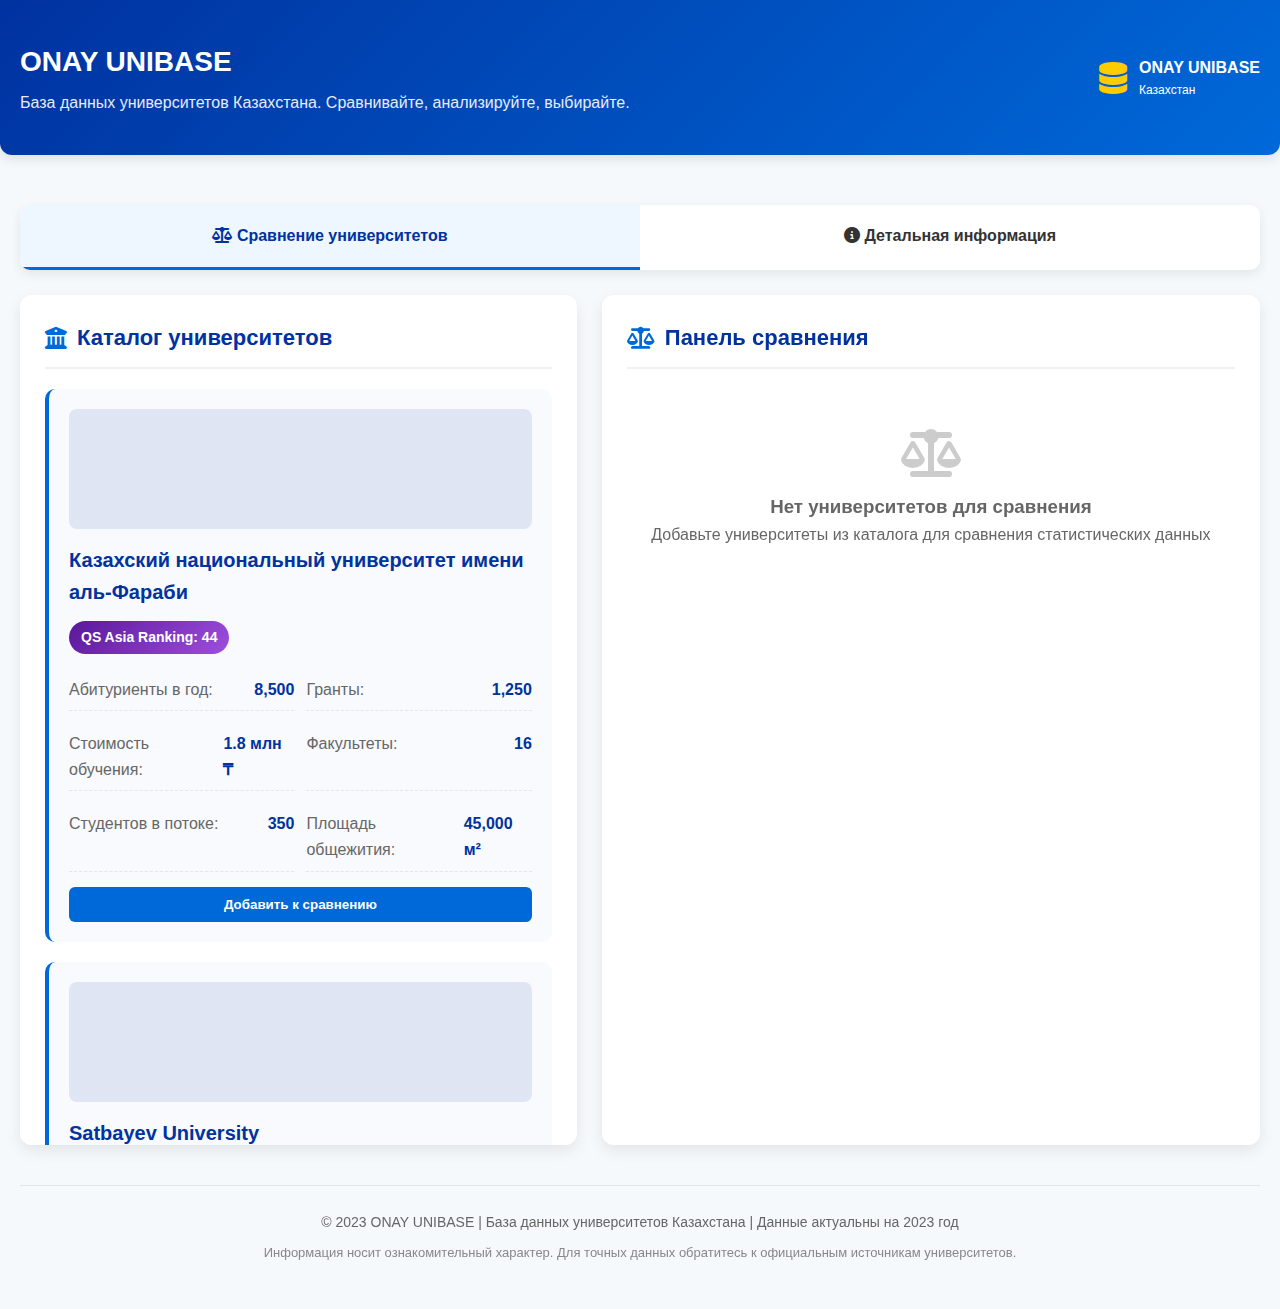
<file: site1.html>
<!DOCTYPE html>
<html lang="ru">
<head>
    <meta charset="UTF-8">
    <meta name="viewport" content="width=device-width, initial-scale=1.0">
    <title>ONAY UNIBASE - Сравнение университетов Казахстана</title>
    <link rel="stylesheet" href="https://cdnjs.cloudflare.com/ajax/libs/font-awesome/6.4.0/css/all.min.css">
    <style>
        * {
            margin: 0;
            padding: 0;
            box-sizing: border-box;
            font-family: 'Segoe UI', Tahoma, Geneva, Verdana, sans-serif;
        }
        
        body {
            background-color: #f5f9fc;
            color: #333;
            line-height: 1.6;
        }
        
        .container {
            max-width: 1400px;
            margin: 0 auto;
            padding: 20px;
        }
        
        header {
            background: linear-gradient(135deg, #0032a0 0%, #0069d9 100%);
            color: white;
            padding: 20px 0;
            box-shadow: 0 4px 12px rgba(0, 0, 0, 0.1);
            border-radius: 0 0 12px 12px;
            margin-bottom: 30px;
        }
        
        .header-content {
            display: flex;
            justify-content: space-between;
            align-items: center;
        }
        
        h1 {
            font-size: 28px;
            font-weight: 700;
        }
        
        .logo {
            display: flex;
            align-items: center;
            gap: 12px;
        }
        
        .logo i {
            font-size: 32px;
            color: #ffcc00;
        }
        
        .tagline {
            font-size: 16px;
            opacity: 0.9;
            margin-top: 5px;
        }
        
        /* Навигация */
        .nav-tabs {
            display: flex;
            background: white;
            border-radius: 10px;
            overflow: hidden;
            box-shadow: 0 4px 12px rgba(0, 0, 0, 0.08);
            margin-bottom: 25px;
        }
        
        .nav-tab {
            flex: 1;
            text-align: center;
            padding: 18px;
            font-weight: 600;
            cursor: pointer;
            transition: all 0.3s;
            border-bottom: 3px solid transparent;
        }
        
        .nav-tab.active {
            background-color: #eef7ff;
            color: #0032a0;
            border-bottom: 3px solid #0069d9;
        }
        
        .nav-tab:hover:not(.active) {
            background-color: #f8fafd;
        }
        
        .page {
            display: none;
        }
        
        .page.active {
            display: block;
        }
        
        /* Контент страницы 1 */
        .content-wrapper {
            display: flex;
            gap: 25px;
            margin-bottom: 40px;
        }
        
        .catalog-section {
            flex: 1;
            background: white;
            border-radius: 12px;
            box-shadow: 0 6px 15px rgba(0, 0, 0, 0.08);
            padding: 25px;
            max-height: 850px;
            overflow-y: auto;
        }
        
        .comparison-section {
            flex: 1.2;
            background: white;
            border-radius: 12px;
            box-shadow: 0 6px 15px rgba(0, 0, 0, 0.08);
            padding: 25px;
        }
        
        .section-title {
            font-size: 22px;
            color: #0032a0;
            margin-bottom: 20px;
            padding-bottom: 12px;
            border-bottom: 2px solid #eef2f7;
            display: flex;
            align-items: center;
            gap: 10px;
        }
        
        .section-title i {
            color: #0069d9;
        }
        
        .university-card {
            background: #f8fafd;
            border-radius: 10px;
            padding: 20px;
            margin-bottom: 20px;
            border-left: 4px solid #0069d9;
            transition: all 0.3s ease;
            cursor: pointer;
        }
        
        .university-card:hover {
            transform: translateY(-5px);
            box-shadow: 0 8px 20px rgba(0, 0, 0, 0.1);
        }
        
        .university-card.selected {
            border-left-color: #ffcc00;
            background-color: #fff9e6;
        }
        
        .university-name {
            font-size: 20px;
            font-weight: 700;
            color: #0032a0;
            margin-bottom: 8px;
        }
        
        .university-stats {
            display: grid;
            grid-template-columns: repeat(2, 1fr);
            gap: 12px;
            margin-top: 15px;
        }
        
        .stat-item {
            display: flex;
            justify-content: space-between;
            padding: 8px 0;
            border-bottom: 1px dashed #e0e6ef;
        }
        
        .stat-label {
            color: #666;
            font-weight: 500;
        }
        
        .stat-value {
            font-weight: 600;
            color: #0032a0;
        }
        
        .add-to-compare {
            background: #0069d9;
            color: white;
            border: none;
            padding: 10px 18px;
            border-radius: 6px;
            cursor: pointer;
            font-weight: 600;
            margin-top: 15px;
            transition: background 0.3s;
            width: 100%;
        }
        
        .add-to-compare:hover {
            background: #0050b3;
        }
        
        .add-to-compare.added {
            background: #28a745;
        }
        
        .comparison-table {
            width: 100%;
            border-collapse: collapse;
            margin-top: 20px;
        }
        
        .comparison-table th {
            background-color: #f1f7fd;
            padding: 15px;
            text-align: left;
            color: #0032a0;
            font-weight: 700;
            border-bottom: 2px solid #e0e6ef;
        }
        
        .comparison-table td {
            padding: 15px;
            border-bottom: 1px solid #eef2f7;
        }
        
        .comparison-table tr:nth-child(even) {
            background-color: #f9fbfe;
        }
        
        .comparison-university {
            text-align: center;
            font-weight: 700;
            color: #0032a0;
            font-size: 18px;
        }
        
        .remove-btn {
            background: #dc3545;
            color: white;
            border: none;
            padding: 8px 15px;
            border-radius: 6px;
            cursor: pointer;
            font-weight: 600;
            transition: background 0.3s;
            width: 100%;
        }
        
        .remove-btn:hover {
            background: #c82333;
        }
        
        .empty-comparison {
            text-align: center;
            padding: 40px 20px;
            color: #666;
        }
        
        .empty-comparison i {
            font-size: 48px;
            margin-bottom: 15px;
            color: #ccc;
        }
        
        .qs-ranking {
            background: linear-gradient(135deg, #5a189a, #9d4edd);
            color: white;
            padding: 5px 12px;
            border-radius: 20px;
            font-weight: 700;
            font-size: 14px;
            display: inline-block;
            margin-top: 5px;
        }
        
        .university-image {
            height: 120px;
            background-size: cover;
            background-position: center;
            border-radius: 8px;
            margin-bottom: 15px;
        }
        
        .knu-image {
            background-image: linear-gradient(rgba(0, 50, 160, 0.1), rgba(0, 50, 160, 0.1)), url('https://images.unsplash.com/photo-1523050854058-8df90110c9f1?ixlib=rb-4.0.3&ixid=M3wxMjA3fDB8MHxwaG90by1wYWdlfHx8fGVufDB8fHx8fA%3D%3D&auto=format&fit=crop&w=600&q=80');
        }
        
        .satbayev-image {
            background-image: linear-gradient(rgba(0, 50, 160, 0.1), rgba(0, 50, 160, 0.1)), url('https://images.unsplash.com/photo-1541339907198-e08756dedf3f?ixlib=rb-4.0.3&ixid=M3wxMjA3fDB8MHxwaG90by1wYWdlfHx8fGVufDB8fHx8fA%3D%3D&auto=format&fit=crop&w=600&q=80');
        }
        
        /* Стили для сравнения - подсветка */
        .better {
            background-color: rgba(40, 167, 69, 0.15) !important;
            color: #155724;
            font-weight: 700;
            position: relative;
        }
        
        .better::after {
            content: "✓";
            color: #28a745;
            font-weight: bold;
            margin-left: 8px;
        }
        
        .worse {
            background-color: rgba(220, 53, 69, 0.1) !important;
            color: #721c24;
            position: relative;
        }
        
        .worse::after {
            content: "✗";
            color: #dc3545;
            font-weight: bold;
            margin-left: 8px;
        }
        
        /* Стили для страницы 2 */
        .university-detail-card {
            background: white;
            border-radius: 12px;
            box-shadow: 0 6px 15px rgba(0, 0, 0, 0.08);
            padding: 25px;
            margin-bottom: 25px;
        }
        
        .detail-section {
            margin-bottom: 30px;
        }
        
        .detail-section h3 {
            font-size: 20px;
            color: #0032a0;
            margin-bottom: 15px;
            padding-bottom: 8px;
            border-bottom: 1px solid #eef2f7;
        }
        
        .review {
            background: #f8f9fa;
            padding: 15px;
            border-radius: 8px;
            margin-bottom: 15px;
            border-left: 3px solid #0069d9;
        }
        
        .review-author {
            font-weight: 600;
            color: #333;
            margin-bottom: 5px;
        }
        
        .review-rating {
            color: #ffcc00;
            margin-bottom: 8px;
        }
        
        .specialties-list {
            display: grid;
            grid-template-columns: repeat(auto-fill, minmax(250px, 1fr));
            gap: 15px;
        }
        
        .specialty-item {
            background: #f1f7fd;
            padding: 15px;
            border-radius: 8px;
            border-left: 3px solid #0032a0;
        }
        
        .author-rating {
            display: flex;
            align-items: center;
            gap: 20px;
            margin-bottom: 15px;
        }
        
        .rating-score {
            font-size: 36px;
            font-weight: 700;
            color: #0032a0;
        }
        
        .rating-stars {
            color: #ffcc00;
            font-size: 24px;
        }
        
        .price-quality {
            display: flex;
            align-items: center;
            gap: 15px;
        }
        
        .price-quality-bar {
            flex: 1;
            height: 20px;
            background: #e9ecef;
            border-radius: 10px;
            overflow: hidden;
        }
        
        .price-quality-fill {
            height: 100%;
            background: linear-gradient(90deg, #28a745, #ffcc00);
            border-radius: 10px;
        }
        
        .teachers-list {
            display: grid;
            grid-template-columns: repeat(auto-fill, minmax(300px, 1fr));
            gap: 20px;
        }
        
        .teacher-card {
            background: #f8fafd;
            padding: 20px;
            border-radius: 10px;
            border-top: 4px solid #0069d9;
        }
        
        .teacher-name {
            font-weight: 700;
            color: #0032a0;
            margin-bottom: 5px;
        }
        
        .teacher-position {
            color: #666;
            font-size: 14px;
            margin-bottom: 10px;
        }
        
        .companies-list {
            display: flex;
            flex-wrap: wrap;
            gap: 15px;
        }
        
        .company-badge {
            background: #eef7ff;
            padding: 10px 20px;
            border-radius: 20px;
            font-weight: 600;
            color: #0069d9;
            border: 1px solid #cce5ff;
        }
        
        .career-prospects {
            display: grid;
            grid-template-columns: repeat(auto-fill, minmax(300px, 1fr));
            gap: 20px;
        }
        
        .career-card {
            background: #f8fafd;
            padding: 20px;
            border-radius: 10px;
        }
        
        .career-salary {
            font-size: 24px;
            font-weight: 700;
            color: #28a745;
            margin-bottom: 10px;
        }
        
        .university-selector {
            display: flex;
            gap: 15px;
            margin-bottom: 25px;
            flex-wrap: wrap;
        }
        
        .university-select-btn {
            padding: 12px 25px;
            background: #eef7ff;
            border: none;
            border-radius: 8px;
            font-weight: 600;
            color: #0032a0;
            cursor: pointer;
            transition: all 0.3s;
        }
        
        .university-select-btn.active {
            background: #0069d9;
            color: white;
        }
        
        .university-select-btn:hover:not(.active) {
            background: #dbeafe;
        }
        
        footer {
            text-align: center;
            padding: 25px;
            color: #666;
            border-top: 1px solid #e0e6ef;
            margin-top: 40px;
            font-size: 14px;
        }
        
        @media (max-width: 1024px) {
            .content-wrapper {
                flex-direction: column;
            }
            
            .catalog-section, .comparison-section {
                width: 100%;
            }
        }
        
        @media (max-width: 768px) {
            .university-stats {
                grid-template-columns: 1fr;
            }
            
            .header-content {
                flex-direction: column;
                text-align: center;
                gap: 15px;
            }
            
            .nav-tabs {
                flex-direction: column;
            }
            
            .specialties-list, .teachers-list, .career-prospects {
                grid-template-columns: 1fr;
            }
        }
    </style>
</head>
<body>
    <header>
        <div class="container">
            <div class="header-content">
                <div>
                    <h1>ONAY UNIBASE</h1>
                    <p class="tagline">База данных университетов Казахстана. Сравнивайте, анализируйте, выбирайте.</p>
                </div>
                <div class="logo">
                    <i class="fas fa-database"></i>
                    <div>
                        <strong>ONAY UNIBASE</strong>
                        <div style="font-size: 12px;">Казахстан</div>
                    </div>
                </div>
            </div>
        </div>
    </header>
    
    <div class="container">
        <!-- Панель навигации -->
        <div class="nav-tabs">
            <div class="nav-tab active" data-page="page1">
                <i class="fas fa-balance-scale"></i> Сравнение университетов
            </div>
            <div class="nav-tab" data-page="page2">
                <i class="fas fa-info-circle"></i> Детальная информация
            </div>
        </div>
        
        <!-- Страница 1: Сравнение университетов -->
        <div id="page1" class="page active">
            <div class="content-wrapper">
                <section class="catalog-section">
                    <h2 class="section-title"><i class="fas fa-university"></i> Каталог университетов</h2>
                    
                    <div class="university-card" id="knu-card">
                        <div class="university-image knu-image"></div>
                        <h3 class="university-name">Казахский национальный университет имени аль-Фараби</h3>
                        <div class="qs-ranking">QS Asia Ranking: 44</div>
                        
                        <div class="university-stats">
                            <div class="stat-item">
                                <span class="stat-label">Абитуриенты в год:</span>
                                <span class="stat-value">8,500</span>
                            </div>
                            <div class="stat-item">
                                <span class="stat-label">Гранты:</span>
                                <span class="stat-value">1,250</span>
                            </div>
                            <div class="stat-item">
                                <span class="stat-label">Стоимость обучения:</span>
                                <span class="stat-value">1.8 млн ₸</span>
                            </div>
                            <div class="stat-item">
                                <span class="stat-label">Факультеты:</span>
                                <span class="stat-value">16</span>
                            </div>
                            <div class="stat-item">
                                <span class="stat-label">Студентов в потоке:</span>
                                <span class="stat-value">350</span>
                            </div>
                            <div class="stat-item">
                                <span class="stat-label">Площадь общежития:</span>
                                <span class="stat-value">45,000 м²</span>
                            </div>
                        </div>
                        
                        <button class="add-to-compare" onclick="addToComparison('knu')">Добавить к сравнению</button>
                    </div>
                    
                    <div class="university-card" id="satbayev-card">
                        <div class="university-image satbayev-image"></div>
                        <h3 class="university-name">Satbayev University</h3>
                        <div class="qs-ranking">QS Asia Ranking: 251-260</div>
                        
                        <div class="university-stats">
                            <div class="stat-item">
                                <span class="stat-label">Абитуриенты в год:</span>
                                <span class="stat-value">4,200</span>
                            </div>
                            <div class="stat-item">
                                <span class="stat-label">Гранты:</span>
                                <span class="stat-value">850</span>
                            </div>
                            <div class="stat-item">
                                <span class="stat-label">Стоимость обучения:</span>
                                <span class="stat-value">2.1 млн ₸</span>
                            </div>
                            <div class="stat-item">
                                <span class="stat-label">Факультеты:</span>
                                <span class="stat-value">9</span>
                            </div>
                            <div class="stat-item">
                                <span class="stat-label">Студентов в потоке:</span>
                                <span class="stat-value">220</span>
                            </div>
                            <div class="stat-item">
                                <span class="stat-label">Площадь общежития:</span>
                                <span class="stat-value">28,500 м²</span>
                            </div>
                        </div>
                        
                        <button class="add-to-compare" onclick="addToComparison('satbayev')">Добавить к сравнению</button>
                    </div>
                </section>
                
                <section class="comparison-section">
                    <h2 class="section-title"><i class="fas fa-balance-scale"></i> Панель сравнения</h2>
                    
                    <div id="comparison-content">
                        <table class="comparison-table" id="comparison-table">
                            <thead>
                                <tr>
                                    <th>Параметры</th>
                                    <th id="uni1-header">Университет 1</th>
                                    <th id="uni2-header">Университет 2</th>
                                </tr>
                            </thead>
                            <tbody id="comparison-body">
                                <!-- Данные будут добавлены через JavaScript -->
                            </tbody>
                        </table>
                        
                        <div id="empty-comparison" class="empty-comparison">
                            <i class="fas fa-balance-scale"></i>
                            <h3>Нет университетов для сравнения</h3>
                            <p>Добавьте университеты из каталога для сравнения статистических данных</p>
                        </div>
                    </div>
                </section>
            </div>
        </div>
        
        <!-- Страница 2: Детальная информация -->
        <div id="page2" class="page">
            <div class="university-selector">
                <button class="university-select-btn active" data-university="knu">КазНУ им. аль-Фараби</button>
                <button class="university-select-btn" data-university="satbayev">Satbayev University</button>
            </div>
            
            <!-- Контент для КазНУ -->
            <div id="knu-detail" class="university-detail-content">
                <div class="university-detail-card">
                    <h2 class="section-title"><i class="fas fa-university"></i> Казахский национальный университет имени аль-Фараби</h2>
                    
                    <div class="detail-section">
                        <h3><i class="fas fa-info-circle"></i> Общая информация</h3>
                        <p>КазНУ имени аль-Фараби - ведущий университет Казахстана, основанный в 1934 году. Является флагманом высшего образования в стране, активно участвует в международных рейтингах и научных проектах. Университет располагает современной инфраструктурой, включая научные лаборатории, библиотеки и спортивные комплексы.</p>
                        <p><strong>Год основания:</strong> 1934</p>
                        <p><strong>Местоположение:</strong> Алматы, проспект аль-Фараби, 71</p>
                        <p><strong>Тип:</strong> Национальный исследовательский университет</p>
                    </div>
                    
                    <div class="detail-section">
                        <h3><i class="fas fa-star"></i> Авторская оценка</h3>
                        <div class="author-rating">
                            <div class="rating-score">9.2/10</div>
                            <div class="rating-stars">
                                <i class="fas fa-star"></i>
                                <i class="fas fa-star"></i>
                                <i class="fas fa-star"></i>
                                <i class="fas fa-star"></i>
                                <i class="fas fa-star-half-alt"></i>
                            </div>
                        </div>
                        <p>КазНУ демонстрирует отличное соотношение цена/качество, особенно для программ на государственном языке. Университет имеет сильную научную базу и широкие международные связи.</p>
                        
                        <h4>Сравнение цена/качество</h4>
                        <div class="price-quality">
                            <span>Цена/Качество:</span>
                            <div class="price-quality-bar">
                                <div class="price-quality-fill" style="width: 92%;"></div>
                            </div>
                            <span>9.2/10</span>
                        </div>
                    </div>
                    
                    <div class="detail-section">
                        <h3><i class="fas fa-comments"></i> Отзывы учащихся</h3>
                        <div class="review">
                            <div class="review-author">Айгерім, выпускница 2022</div>
                            <div class="review-rating">
                                <i class="fas fa-star"></i>
                                <i class="fas fa-star"></i>
                                <i class="fas fa-star"></i>
                                <i class="fas fa-star"></i>
                                <i class="fas fa-star"></i>
                            </div>
                            <p>"Отличный университет с сильным преподавательским составом. Получила грант на обучение, что позволило сосредоточиться на учебе. Международные программы и стажировки открыли много возможностей."</p>
                        </div>
                        <div class="review">
                            <div class="review-author">Данияр, студент 3 курса</div>
                            <div class="review-rating">
                                <i class="fas fa-star"></i>
                                <i class="fas fa-star"></i>
                                <i class="fas fa-star"></i>
                                <i class="fas fa-star"></i>
                                <i class="fas fa-star-half-alt"></i>
                            </div>
                            <p>"Хорошая материально-техническая база, современные лаборатории. Однако общежития требуют ремонта. Преподаватели в основном квалифицированные, но подход к обучению иногда слишком консервативный."</p>
                        </div>
                    </div>
                    
                    <div class="detail-section">
                        <h3><i class="fas fa-graduation-cap"></i> Направления подготовки</h3>
                        <div class="specialties-list">
                            <div class="specialty-item">
                                <strong>Международные отношения</strong>
                                <p>Факультет международных отношений</p>
                            </div>
                            <div class="specialty-item">
                                <strong>Компьютерные науки</strong>
                                <p>Факультет информационных технологий</p>
                            </div>
                            <div class="specialty-item">
                                <strong>Юриспруденция</strong>
                                <p>Юридический факультет</p>
                            </div>
                            <div class="specialty-item">
                                <strong>Экономика</strong>
                                <p>Экономический факультет</p>
                            </div>
                            <div class="specialty-item">
                                <strong>Журналистика</strong>
                                <p>Факультет журналистики</p>
                            </div>
                            <div class="specialty-item">
                                <strong>Биотехнологии</strong>
                                <p>Факультет биологии и биотехнологии</p>
                            </div>
                        </div>
                    </div>
                    
                    <div class="detail-section">
                        <h3><i class="fas fa-chalkboard-teacher"></i> Преподавательский состав</h3>
                        <div class="teachers-list">
                            <div class="teacher-card">
                                <div class="teacher-name">Туякбай Жантлеуов</div>
                                <div class="teacher-position">Ректор, доктор физико-математических наук</div>
                                <p>Ректор КазНУ с 2020 года. Автор более 100 научных работ в области математического моделирования.</p>
                            </div>
                            <div class="teacher-card">
                                <div class="teacher-name">Гульмира Курмангалиева</div>
                                <div class="teacher-position">Проректор по учебной работе, PhD</div>
                                <p>Специалист в области международного образования, руководитель программ двойного диплома.</p>
                            </div>
                            <div class="teacher-card">
                                <div class="teacher-name">Аскар Джумадильдаев</div>
                                <div class="teacher-position">Профессор математики, член НАН РК</div>
                                <p>Известный математик, лауреат государственной премии в области науки и техники.</p>
                            </div>
                        </div>
                    </div>
                    
                    <div class="detail-section">
                        <h3><i class="fas fa-briefcase"></i> Карьерные перспективы</h3>
                        <div class="career-prospects">
                            <div class="career-card">
                                <div class="career-salary">350 000 - 600 000 ₸</div>
                                <h4>Международные отношения</h4>
                                <p>Дипломат, международный аналитик, специалист по внешнеэкономической деятельности</p>
                            </div>
                            <div class="career-card">
                                <div class="career-salary">400 000 - 800 000 ₸</div>
                                <h4>Компьютерные науки</h4>
                                <p>Data Scientist, Software Engineer, IT-архитектор, Cybersecurity Specialist</p>
                            </div>
                            <div class="career-card">
                                <div class="career-salary">300 000 - 700 000 ₸</div>
                                <h4>Юриспруденция</h4>
                                <p>Корпоративный юрист, судья, прокурор, юрисконсульт международной компании</p>
                            </div>
                        </div>
                    </div>
                    
                    <div class="detail-section">
                        <h3><i class="fas fa-building"></i> Крупные компании-партнеры</h3>
                        <div class="companies-list">
                            <span class="company-badge">КазМунайГаз</span>
                            <span class="company-badge">Samruk-Kazyna</span>
                            <span class="company-badge">EPAM Systems</span>
                            <span class="company-badge">Microsoft Kazakhstan</span>
                            <span class="company-badge">Baker McKenzie</span>
                            <span class="company-badge">Ernst & Young</span>
                            <span class="company-badge">Ministry of Foreign Affairs</span>
                        </div>
                    </div>
                </div>
            </div>
            
            <!-- Контент для Satbayev University -->
            <div id="satbayev-detail" class="university-detail-content" style="display: none;">
                <div class="university-detail-card">
                    <h2 class="section-title"><i class="fas fa-university"></i> Satbayev University</h2>
                    
                    <div class="detail-section">
                        <h3><i class="fas fa-info-circle"></i> Общая информация</h3>
                        <p>Satbayev University - ведущий технический университет Казахстана, специализирующийся на инженерии, геологии и IT. Основан в 1934 году как Казахский горно-металлургический институт. Университет готовит высококвалифицированных специалистов для горнодобывающей, нефтегазовой и IT-отраслей.</p>
                        <p><strong>Год основания:</strong> 1934</p>
                        <p><strong>Местоположение:</strong> Алматы, ул. Сатпаева, 22</p>
                        <p><strong>Тип:</strong> Национальный исследовательский технический университет</p>
                    </div>
                    
                    <div class="detail-section">
                        <h3><i class="fas fa-star"></i> Авторская оценка</h3>
                        <div class="author-rating">
                            <div class="rating-score">8.5/10</div>
                            <div class="rating-stars">
                                <i class="fas fa-star"></i>
                                <i class="fas fa-star"></i>
                                <i class="fas fa-star"></i>
                                <i class="fas fa-star"></i>
                                <i class="far fa-star"></i>
                            </div>
                        </div>
                        <p>Satbayev University предлагает качественное техническое образование с ориентацией на практику. Выпускники востребованы в ресурсодобывающих отраслях, что обеспечивает высокий процент трудоустройства.</p>
                        
                        <h4>Сравнение цена/качество</h4>
                        <div class="price-quality">
                            <span>Цена/Качество:</span>
                            <div class="price-quality-bar">
                                <div class="price-quality-fill" style="width: 85%;"></div>
                            </div>
                            <span>8.5/10</span>
                        </div>
                    </div>
                    
                    <div class="detail-section">
                        <h3><i class="fas fa-comments"></i> Отзывы учащихся</h3>
                        <div class="review">
                            <div class="review-author">Аслан, выпускник 2021</div>
                            <div class="review-rating">
                                <i class="fas fa-star"></i>
                                <i class="fas fa-star"></i>
                                <i class="fas fa-star"></i>
                                <i class="fas fa-star"></i>
                                <i class="fas fa-star"></i>
                            </div>
                            <p>"Отличный технический вуз с сильными традициями. Получил предложение о работе в "КазМунайГаз" еще на последнем курсе. Практико-ориентированный подход к обучению очень помог в адаптации на рабочем месте."</p>
                        </div>
                        <div class="review">
                            <div class="review-author">Айнур, студентка 4 курса</div>
                            <div class="review-rating">
                                <i class="fas fa-star"></i>
                                <i class="fas fa-star"></i>
                                <i class="fas fa-star"></i>
                                <i class="fas fa-star"></i>
                                <i class="far fa-star"></i>
                            </div>
                            <p>"Хорошее техническое образование, но недостаточно гуманитарных дисциплин. Лаборатории современные, особенно в IT-блоке. Карьерный центр активно помогает с трудоустройством."</p>
                        </div>
                    </div>
                    
                    <div class="detail-section">
                        <h3><i class="fas fa-graduation-cap"></i> Направления подготовки</h3>
                        <div class="specialties-list">
                            <div class="specialty-item">
                                <strong>Нефтегазовое дело</strong>
                                <p>Факультет геологии и нефтегазового дела</p>
                            </div>
                            <div class="specialty-item">
                                <strong>Горное дело</strong>
                                <p>Горно-металлургический факультет</p>
                            </div>
                            <div class="specialty-item">
                                <strong>Информационные технологии</strong>
                                <p>Факультет информационных технологий</p>
                            </div>
                            <div class="specialty-item">
                                <strong>Машиностроение</strong>
                                <p>Инженерно-технический факультет</p>
                            </div>
                            <div class="specialty-item">
                                <strong>Строительство</strong>
                                <p>Факультет архитектуры и строительства</p>
                            </div>
                            <div class="specialty-item">
                                <strong>Химическая технология</strong>
                                <p>Химико-технологический факультет</p>
                            </div>
                        </div>
                    </div>
                    
                    <div class="detail-section">
                        <h3><i class="fas fa-chalkboard-teacher"></i> Преподавательский состав</h3>
                        <div class="teachers-list">
                            <div class="teacher-card">
                                <div class="teacher-name">Меирбек Ескендиров</div>
                                <div class="teacher-position">Ректор, доктор технических наук</div>
                                <p>Ректор Satbayev University с 2019 года. Специалист в области горного дела, автор инновационных методов добычи полезных ископаемых.</p>
                            </div>
                            <div class="teacher-card">
                                <div class="teacher-name">Айгуль Нургалиева</div>
                                <div class="teacher-position">Проректор по науке, PhD</div>
                                <p>Эксперт в области нефтегазовой геологии, руководитель научных проектов с международными партнерами.</p>
                            </div>
                            <div class="teacher-card">
                                <div class="teacher-name">Арман Сулейменов</div>
                                <div class="teacher-position">Профессор IT-факультета</div>
                                <p>Специалист в области искусственного интеллекта и машинного обучения, бывший сотрудник Google.</p>
                            </div>
                        </div>
                    </div>
                    
                    <div class="detail-section">
                        <h3><i class="fas fa-briefcase"></i> Карьерные перспективы</h3>
                        <div class="career-prospects">
                            <div class="career-card">
                                <div class="career-salary">450 000 - 900 000 ₸</div>
                                <h4>Нефтегазовое дело</h4>
                                <p>Инженер-нефтяник, геолог, специалист по бурению, менеджер проектов в энергетике</p>
                            </div>
                            <div class="career-card">
                                <div class="career-salary">400 000 - 850 000 ₸</div>
                                <h4>Горное дело</h4>
                                <p>Горный инженер, маркшейдер, специалист по обогащению полезных ископаемых</p>
                            </div>
                            <div class="career-card">
                                <div class="career-salary">350 000 - 750 000 ₸</div>
                                <h4>Информационные технологии</h4>
                                <p>Software Developer, Data Engineer, DevOps Specialist, Cybersecurity Analyst</p>
                            </div>
                        </div>
                    </div>
                    
                    <div class="detail-section">
                        <h3><i class="fas fa-building"></i> Крупные компании-партнеры</h3>
                        <div class="companies-list">
                            <span class="company-badge">Kazatomprom</span>
                            <span class="company-badge">ERG (Eurasian Resources Group)</span>
                            <span class="company-badge">Shell Kazakhstan</span>
                            <span class="company-badge">Казахтелеком</span>
                            <span class="company-badge">Казцинк</span>
                            <span class="company-badge">Boeing Kazakhstan</span>
                            <span class="company-badge">IBM Kazakhstan</span>
                        </div>
                    </div>
                </div>
            </div>
        </div>
        
        <footer>
            <p>© 2023 ONAY UNIBASE | База данных университетов Казахстана | Данные актуальны на 2023 год</p>
            <p style="margin-top: 10px; font-size: 13px; color: #888;">Информация носит ознакомительный характер. Для точных данных обратитесь к официальным источникам университетов.</p>
        </footer>
    </div>
    
    <script>
        // Данные университетов
        const universities = {
            'knu': {
                name: 'КазНУ им. аль-Фараби',
                fullName: 'Казахский национальный университет имени аль-Фараби',
                applicants: 8500,
                grants: 1250,
                cost: 1800000,
                faculties: 16,
                studentsPerStream: 350,
                dormitoryArea: 45000,
                qsRanking: 44
            },
            'satbayev': {
                name: 'Satbayev University',
                fullName: 'Satbayev University',
                applicants: 4200,
                grants: 850,
                cost: 2100000,
                faculties: 9,
                studentsPerStream: 220,
                dormitoryArea: 28500,
                qsRanking: 255 // среднее значение диапазона 251-260
            }
        };
        
        // Массив для хранения выбранных университетов
        let selectedUniversities = [];
        
        // Функция добавления университета к сравнению
        function addToComparison(universityId) {
            const university = universities[universityId];
            const card = document.getElementById(`${universityId}-card`);
            const button = card.querySelector('.add-to-compare');
            
            // Проверяем, не добавлен ли уже университет
            if (selectedUniversities.includes(universityId)) {
                return; // Университет уже добавлен
            }
            
            // Проверяем, не превышен ли лимит (максимум 2 университета)
            if (selectedUniversities.length >= 2) {
                alert('Можно сравнить не более 2 университетов одновременно. Удалите один из добавленных, чтобы добавить новый.');
                return;
            }
            
            // Добавляем университет в список выбранных
            selectedUniversities.push(universityId);
            
            // Обновляем кнопку
            button.textContent = 'Добавлено';
            button.classList.add('added');
            card.classList.add('selected');
            
            // Обновляем панель сравнения
            updateComparisonTable();
        }
        
        // Функция удаления университета из сравнения
        function removeFromComparison(universityId) {
            // Удаляем университет из списка выбранных
            selectedUniversities = selectedUniversities.filter(id => id !== universityId);
            
            // Обновляем кнопку и карточку
            const card = document.getElementById(`${universityId}-card`);
            const button = card.querySelector('.add-to-compare');
            button.textContent = 'Добавить к сравнению';
            button.classList.remove('added');
            card.classList.remove('selected');
            
            // Обновляем панель сравнения
            updateComparisonTable();
        }
        
        // Функция сравнения двух значений для определения лучшего
        function getBetterValue(value1, value2, metric) {
            // Определяем, является ли метрика "чем больше, тем лучше" или "чем меньше, тем лучше"
            const moreIsBetter = ['applicants', 'grants', 'faculties', 'studentsPerStream', 'dormitoryArea'].includes(metric);
            const lessIsBetter = ['cost', 'qsRanking'].includes(metric);
            
            if (moreIsBetter) {
                return value1 > value2 ? 1 : (value1 < value2 ? 2 : 0);
            } else if (lessIsBetter) {
                return value1 < value2 ? 1 : (value1 > value2 ? 2 : 0);
            }
            return 0; // нет явного преимущества
        }
        
        // Функция обновления таблицы сравнения
        function updateComparisonTable() {
            const comparisonBody = document.getElementById('comparison-body');
            const emptyComparison = document.getElementById('empty-comparison');
            const comparisonTable = document.getElementById('comparison-table');
            const uni1Header = document.getElementById('uni1-header');
            const uni2Header = document.getElementById('uni2-header');
            
            // Очищаем таблицу
            comparisonBody.innerHTML = '';
            
            // Если нет выбранных университетов, показываем сообщение
            if (selectedUniversities.length === 0) {
                comparisonTable.style.display = 'none';
                emptyComparison.style.display = 'block';
                return;
            }
            
            // Скрываем сообщение и показываем таблицу
            emptyComparison.style.display = 'none';
            comparisonTable.style.display = 'table';
            
            // Обновляем заголовки таблицы
            if (selectedUniversities.length >= 1) {
                const uni1 = universities[selectedUniversities[0]];
                uni1Header.innerHTML = `${uni1.name} <button class="remove-btn" onclick="removeFromComparison('${selectedUniversities[0]}')">Удалить</button>`;
            } else {
                uni1Header.textContent = 'Университет 1';
            }
            
            if (selectedUniversities.length >= 2) {
                const uni2 = universities[selectedUniversities[1]];
                uni2Header.innerHTML = `${uni2.name} <button class="remove-btn" onclick="removeFromComparison('${selectedUniversities[1]}')">Удалить</button>`;
            } else {
                uni2Header.textContent = 'Университет 2';
            }
            
            // Массив строк для сравнения
            const comparisonRows = [
                { label: 'Среднее число поступающих абитуриентов', key: 'applicants', suffix: '' },
                { label: 'Число разыгрываемых грантов', key: 'grants', suffix: '' },
                { label: 'Полная стоимость обучения (в год)', key: 'cost', suffix: ' ₸' },
                { label: 'Количество факультетов', key: 'faculties', suffix: '' },
                { label: 'Количество студентов в потоке', key: 'studentsPerStream', suffix: '' },
                { label: 'Площадь общежития', key: 'dormitoryArea', suffix: ' м²' },
                { label: 'Позиция в рейтинге QS Asia', key: 'qsRanking', suffix: '' }
            ];
            
            // Заполняем таблицу данными
            comparisonRows.forEach(row => {
                const tr = document.createElement('tr');
                
                // Столбец с названием параметра
                const tdLabel = document.createElement('td');
                tdLabel.textContent = row.label;
                tdLabel.style.fontWeight = '600';
                tr.appendChild(tdLabel);
                
                // Данные для первого университета
                const tdUni1 = document.createElement('td');
                let uni1Value = '';
                let uni2Value = '';
                
                if (selectedUniversities.length >= 1) {
                    const uni1Data = universities[selectedUniversities[0]];
                    uni1Value = uni1Data[row.key];
                    
                    // Форматируем числовые значения
                    if (row.key === 'cost') {
                        tdUni1.textContent = (uni1Value / 1000000).toFixed(1) + ' млн' + row.suffix;
                    } else {
                        tdUni1.textContent = uni1Value.toLocaleString() + row.suffix;
                    }
                } else {
                    tdUni1.textContent = '-';
                }
                tr.appendChild(tdUni1);
                
                // Данные для второго университета
                const tdUni2 = document.createElement('td');
                if (selectedUniversities.length >= 2) {
                    const uni2Data = universities[selectedUniversities[1]];
                    uni2Value = uni2Data[row.key];
                    
                    // Форматируем числовые значения
                    if (row.key === 'cost') {
                        tdUni2.textContent = (uni2Value / 1000000).toFixed(1) + ' млн' + row.suffix;
                    } else {
                        tdUni2.textContent = uni2Value.toLocaleString() + row.suffix;
                    }
                } else {
                    tdUni2.textContent = '-';
                }
                tr.appendChild(tdUni2);
                
                // Подсветка лучших/худших значений, если есть оба университета
                if (selectedUniversities.length >= 2 && uni1Value !== '' && uni2Value !== '') {
                    const better = getBetterValue(uni1Value, uni2Value, row.key);
                    
                    if (better === 1) {
                        tdUni1.classList.add('better');
                        tdUni2.classList.add('worse');
                    } else if (better === 2) {
                        tdUni1.classList.add('worse');
                        tdUni2.classList.add('better');
                    }
                    // Если better === 0, оба значения равны, не добавляем классы
                }
                
                comparisonBody.appendChild(tr);
            });
        }
        
        // Навигация между страницами
        document.querySelectorAll('.nav-tab').forEach(tab => {
            tab.addEventListener('click', function() {
                const pageId = this.getAttribute('data-page');
                
                // Убираем активный класс у всех вкладок
                document.querySelectorAll('.nav-tab').forEach(t => t.classList.remove('active'));
                // Добавляем активный класс текущей вкладке
                this.classList.add('active');
                
                // Скрываем все страницы
                document.querySelectorAll('.page').forEach(page => {
                    page.classList.remove('active');
                });
                
                // Показываем выбранную страницу
                document.getElementById(pageId).classList.add('active');
            });
        });
        
        // Переключение между университетами на странице 2
        document.querySelectorAll('.university-select-btn').forEach(btn => {
            btn.addEventListener('click', function() {
                const universityId = this.getAttribute('data-university');
                
                // Убираем активный класс у всех кнопок
                document.querySelectorAll('.university-select-btn').forEach(b => b.classList.remove('active'));
                // Добавляем активный класс текущей кнопке
                this.classList.add('active');
                
                // Скрываем все детальные блоки
                document.querySelectorAll('.university-detail-content').forEach(content => {
                    content.style.display = 'none';
                });
                
                // Показываем выбранный блок
                document.getElementById(`${universityId}-detail`).style.display = 'block';
            });
        });
        
        // Инициализация при загрузке страницы
        document.addEventListener('DOMContentLoaded', function() {
            updateComparisonTable();
        });
    </script>
</body>
</html>
</file>
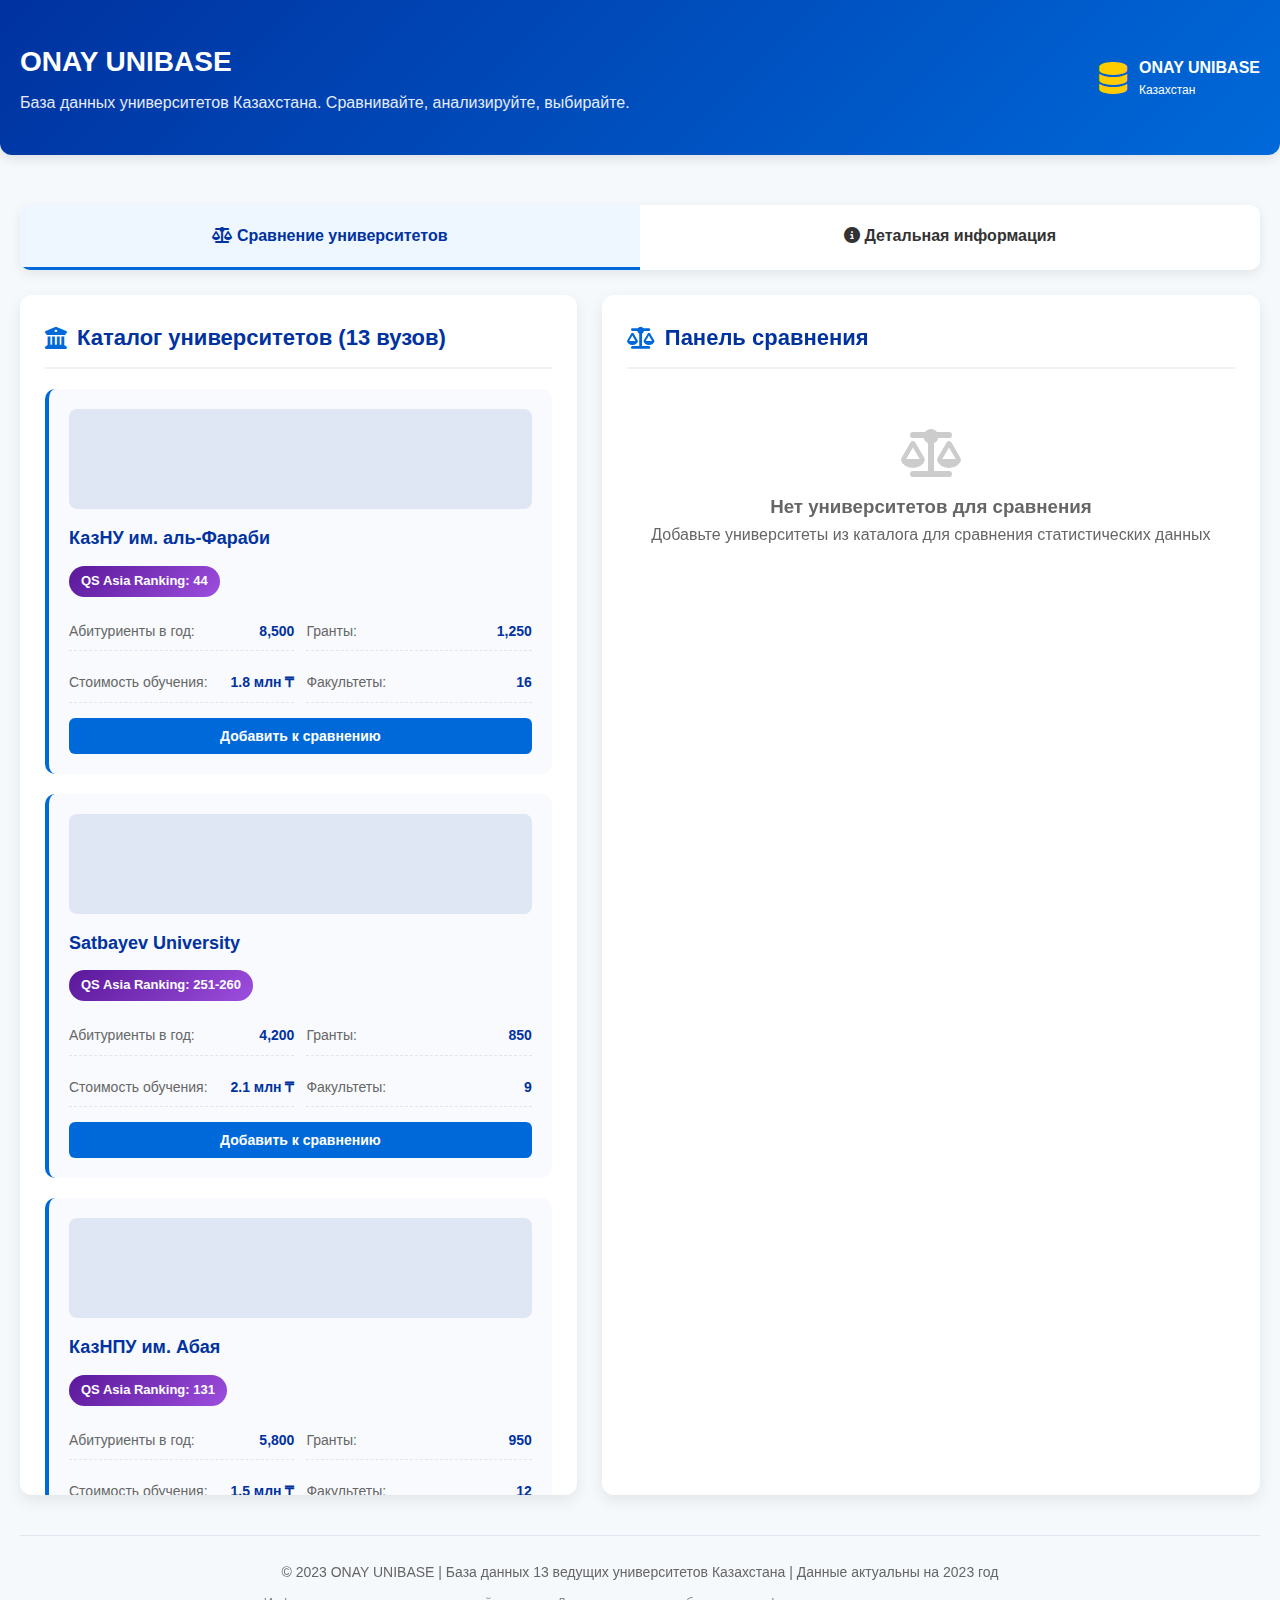
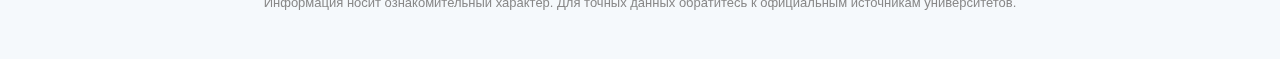
<file: site2.html>
<!DOCTYPE html>
<html lang="ru">
<head>
    <meta charset="UTF-8">
    <meta name="viewport" content="width=device-width, initial-scale=1.0">
    <title>ONAY UNIBASE - Сравнение университетов Казахстана</title>
    <link rel="stylesheet" href="https://cdnjs.cloudflare.com/ajax/libs/font-awesome/6.4.0/css/all.min.css">
    <style>
        * {
            margin: 0;
            padding: 0;
            box-sizing: border-box;
            font-family: 'Segoe UI', Tahoma, Geneva, Verdana, sans-serif;
        }
        
        body {
            background-color: #f5f9fc;
            color: #333;
            line-height: 1.6;
        }
        
        .container {
            max-width: 1400px;
            margin: 0 auto;
            padding: 20px;
        }
        
        header {
            background: linear-gradient(135deg, #0032a0 0%, #0069d9 100%);
            color: white;
            padding: 20px 0;
            box-shadow: 0 4px 12px rgba(0, 0, 0, 0.1);
            border-radius: 0 0 12px 12px;
            margin-bottom: 30px;
        }
        
        .header-content {
            display: flex;
            justify-content: space-between;
            align-items: center;
        }
        
        h1 {
            font-size: 28px;
            font-weight: 700;
        }
        
        .logo {
            display: flex;
            align-items: center;
            gap: 12px;
        }
        
        .logo i {
            font-size: 32px;
            color: #ffcc00;
        }
        
        .tagline {
            font-size: 16px;
            opacity: 0.9;
            margin-top: 5px;
        }
        
        /* Навигация */
        .nav-tabs {
            display: flex;
            background: white;
            border-radius: 10px;
            overflow: hidden;
            box-shadow: 0 4px 12px rgba(0, 0, 0, 0.08);
            margin-bottom: 25px;
        }
        
        .nav-tab {
            flex: 1;
            text-align: center;
            padding: 18px;
            font-weight: 600;
            cursor: pointer;
            transition: all 0.3s;
            border-bottom: 3px solid transparent;
        }
        
        .nav-tab.active {
            background-color: #eef7ff;
            color: #0032a0;
            border-bottom: 3px solid #0069d9;
        }
        
        .nav-tab:hover:not(.active) {
            background-color: #f8fafd;
        }
        
        .page {
            display: none;
        }
        
        .page.active {
            display: block;
        }
        
        /* Контент страницы 1 */
        .content-wrapper {
            display: flex;
            gap: 25px;
            margin-bottom: 40px;
        }
        
        .catalog-section {
            flex: 1;
            background: white;
            border-radius: 12px;
            box-shadow: 0 6px 15px rgba(0, 0, 0, 0.08);
            padding: 25px;
            max-height: 1200px;
            overflow-y: auto;
        }
        
        .comparison-section {
            flex: 1.2;
            background: white;
            border-radius: 12px;
            box-shadow: 0 6px 15px rgba(0, 0, 0, 0.08);
            padding: 25px;
        }
        
        .section-title {
            font-size: 22px;
            color: #0032a0;
            margin-bottom: 20px;
            padding-bottom: 12px;
            border-bottom: 2px solid #eef2f7;
            display: flex;
            align-items: center;
            gap: 10px;
        }
        
        .section-title i {
            color: #0069d9;
        }
        
        .university-card {
            background: #f8fafd;
            border-radius: 10px;
            padding: 20px;
            margin-bottom: 20px;
            border-left: 4px solid #0069d9;
            transition: all 0.3s ease;
            cursor: pointer;
        }
        
        .university-card:hover {
            transform: translateY(-5px);
            box-shadow: 0 8px 20px rgba(0, 0, 0, 0.1);
        }
        
        .university-card.selected {
            border-left-color: #ffcc00;
            background-color: #fff9e6;
        }
        
        .university-name {
            font-size: 18px;
            font-weight: 700;
            color: #0032a0;
            margin-bottom: 8px;
        }
        
        .university-stats {
            display: grid;
            grid-template-columns: repeat(2, 1fr);
            gap: 12px;
            margin-top: 15px;
        }
        
        .stat-item {
            display: flex;
            justify-content: space-between;
            padding: 8px 0;
            border-bottom: 1px dashed #e0e6ef;
        }
        
        .stat-label {
            color: #666;
            font-weight: 500;
            font-size: 14px;
        }
        
        .stat-value {
            font-weight: 600;
            color: #0032a0;
            font-size: 14px;
        }
        
        .add-to-compare {
            background: #0069d9;
            color: white;
            border: none;
            padding: 10px 18px;
            border-radius: 6px;
            cursor: pointer;
            font-weight: 600;
            margin-top: 15px;
            transition: background 0.3s;
            width: 100%;
            font-size: 14px;
        }
        
        .add-to-compare:hover {
            background: #0050b3;
        }
        
        .add-to-compare.added {
            background: #28a745;
        }
        
        .comparison-table {
            width: 100%;
            border-collapse: collapse;
            margin-top: 20px;
        }
        
        .comparison-table th {
            background-color: #f1f7fd;
            padding: 15px;
            text-align: left;
            color: #0032a0;
            font-weight: 700;
            border-bottom: 2px solid #e0e6ef;
        }
        
        .comparison-table td {
            padding: 15px;
            border-bottom: 1px solid #eef2f7;
        }
        
        .comparison-table tr:nth-child(even) {
            background-color: #f9fbfe;
        }
        
        .comparison-university {
            text-align: center;
            font-weight: 700;
            color: #0032a0;
            font-size: 18px;
        }
        
        .remove-btn {
            background: #dc3545;
            color: white;
            border: none;
            padding: 8px 15px;
            border-radius: 6px;
            cursor: pointer;
            font-weight: 600;
            transition: background 0.3s;
            width: 100%;
        }
        
        .remove-btn:hover {
            background: #c82333;
        }
        
        .empty-comparison {
            text-align: center;
            padding: 40px 20px;
            color: #666;
        }
        
        .empty-comparison i {
            font-size: 48px;
            margin-bottom: 15px;
            color: #ccc;
        }
        
        .qs-ranking {
            background: linear-gradient(135deg, #5a189a, #9d4edd);
            color: white;
            padding: 5px 12px;
            border-radius: 20px;
            font-weight: 700;
            font-size: 13px;
            display: inline-block;
            margin-top: 5px;
        }
        
        .university-image {
            height: 100px;
            background-size: cover;
            background-position: center;
            border-radius: 8px;
            margin-bottom: 15px;
        }
        
        /* Цветовые схемы для разных университетов */
        .knu-image {
            background-image: linear-gradient(rgba(0, 50, 160, 0.1), rgba(0, 50, 160, 0.1)), url('https://images.unsplash.com/photo-1523050854058-8df90110c9f1?ixlib=rb-4.0.3&ixid=M3wxMjA3fDB8MHxwaG90by1wYWdlfHx8fGVufDB8fHx8fA%3D%3D&auto=format&fit=crop&w=600&q=80');
        }
        
        .satbayev-image {
            background-image: linear-gradient(rgba(0, 50, 160, 0.1), rgba(0, 50, 160, 0.1)), url('https://images.unsplash.com/photo-1541339907198-e08756dedf3f?ixlib=rb-4.0.3&ixid=M3wxMjA3fDB8MHxwaG90by1wYWdlfHx8fGVufDB8fHx8fA%3D%3D&auto=format&fit=crop&w=600&q=80');
        }
        
        .abai-image {
            background-image: linear-gradient(rgba(0, 50, 160, 0.1), rgba(0, 50, 160, 0.1)), url('https://images.unsplash.com/photo-1523050854058-8df90110c9f1?ixlib=rb-4.0.3&ixid=M3wxMjA3fDB8MHxwaG90by1wYWdlfHx8fGVufDB8fHx8fA%3D%3D&auto=format&fit=crop&w=600&q=80');
        }
        
        .agrar-image {
            background-image: linear-gradient(rgba(0, 50, 160, 0.1), rgba(0, 50, 160, 0.1)), url('https://images.unsplash.com/photo-1541339907198-e08756dedf3f?ixlib=rb-4.0.3&ixid=M3wxMjA3fDB8MHxwaG90by1wYWdlfHx8fGVufDB8fHx8fA%3D%3D&auto=format&fit=crop&w=600&q=80');
        }
        
        .kbtu-image {
            background-image: linear-gradient(rgba(0, 50, 160, 0.1), rgba(0, 50, 160, 0.1)), url('https://images.unsplash.com/photo-1523050854058-8df90110c9f1?ixlib=rb-4.0.3&ixid=M3wxMjA3fDB8MHxwaG90by1wYWdlfHx8fGVufDB8fHx8fA%3D%3D&auto=format&fit=crop&w=600&q=80');
        }
        
        .kimep-image {
            background-image: linear-gradient(rgba(0, 50, 160, 0.1), rgba(0, 50, 160, 0.1)), url('https://images.unsplash.com/photo-1541339907198-e08756dedf3f?ixlib=rb-4.0.3&ixid=M3wxMjA3fDB8MHxwaG90by1wYWdlfHx8fGVufDB8fHx8fA%3D%3D&auto=format&fit=crop&w=600&q=80');
        }
        
        .abulai-image {
            background-image: linear-gradient(rgba(0, 50, 160, 0.1), rgba(0, 50, 160, 0.1)), url('https://images.unsplash.com/photo-1523050854058-8df90110c9f1?ixlib=rb-4.0.3&ixid=M3wxMjA3fDB8MHxwaG90by1wYWdlfHx8fGVufDB8fHx8fA%3D%3D&auto=format&fit=crop&w=600&q=80');
        }
        
        .narxoz-image {
            background-image: linear-gradient(rgba(0, 50, 160, 0.1), rgba(0, 50, 160, 0.1)), url('https://images.unsplash.com/photo-1541339907198-e08756dedf3f?ixlib=rb-4.0.3&ixid=M3wxMjA3fDB8MHxwaG90by1wYWdlfHx8fGVufDB8fHx8fA%3D%3D&auto=format&fit=crop&w=600&q=80');
        }
        
        .medical-image {
            background-image: linear-gradient(rgba(0, 50, 160, 0.1), rgba(0, 50, 160, 0.1)), url('https://images.unsplash.com/photo-1523050854058-8df90110c9f1?ixlib=rb-4.0.3&ixid=M3wxMjA3fDB8MHxwaG90by1wYWdlfHx8fGVufDB8fHx8fA%3D%3D&auto=format&fit=crop&w=600&q=80');
        }
        
        .atu-image {
            background-image: linear-gradient(rgba(0, 50, 160, 0.1), rgba(0, 50, 160, 0.1)), url('https://images.unsplash.com/photo-1541339907198-e08756dedf3f?ixlib=rb-4.0.3&ixid=M3wxMjA3fDB8MHxwaG90by1wYWdlfHx8fGVufDB8fHx8fA%3D%3D&auto=format&fit=crop&w=600&q=80');
        }
        
        .iitu-image {
            background-image: linear-gradient(rgba(0, 50, 160, 0.1), rgba(0, 50, 160, 0.1)), url('https://images.unsplash.com/photo-1523050854058-8df90110c9f1?ixlib=rb-4.0.3&ixid=M3wxMjA3fDB8MHxwaG90by1wYWdlfHx8fGVufDB8fHx8fA%3D%3D&auto=format&fit=crop&w=600&q=80');
        }
        
        .turan-image {
            background-image: linear-gradient(rgba(0, 50, 160, 0.1), rgba(0, 50, 160, 0.1)), url('https://images.unsplash.com/photo-1541339907198-e08756dedf3f?ixlib=rb-4.0.3&ixid=M3wxMjA3fDB8MHxwaG90by1wYWdlfHx8fGVufDB8fHx8fA%3D%3D&auto=format&fit=crop&w=600&q=80');
        }
        
        .women-image {
            background-image: linear-gradient(rgba(0, 50, 160, 0.1), rgba(0, 50, 160, 0.1)), url('https://images.unsplash.com/photo-1523050854058-8df90110c9f1?ixlib=rb-4.0.3&ixid=M3wxMjA3fDB8MHxwaG90by1wYWdlfHx8fGVufDB8fHx8fA%3D%3D&auto=format&fit=crop&w=600&q=80');
        }
        
        /* Стили для сравнения - подсветка */
        .better {
            background-color: rgba(40, 167, 69, 0.15) !important;
            color: #155724;
            font-weight: 700;
            position: relative;
        }
        
        .better::after {
            content: "✓";
            color: #28a745;
            font-weight: bold;
            margin-left: 8px;
        }
        
        .worse {
            background-color: rgba(220, 53, 69, 0.1) !important;
            color: #721c24;
            position: relative;
        }
        
        .worse::after {
            content: "✗";
            color: #dc3545;
            font-weight: bold;
            margin-left: 8px;
        }
        
        /* Стили для страницы 2 */
        .university-detail-card {
            background: white;
            border-radius: 12px;
            box-shadow: 0 6px 15px rgba(0, 0, 0, 0.08);
            padding: 25px;
            margin-bottom: 25px;
        }
        
        .detail-section {
            margin-bottom: 30px;
        }
        
        .detail-section h3 {
            font-size: 20px;
            color: #0032a0;
            margin-bottom: 15px;
            padding-bottom: 8px;
            border-bottom: 1px solid #eef2f7;
        }
        
        .review {
            background: #f8f9fa;
            padding: 15px;
            border-radius: 8px;
            margin-bottom: 15px;
            border-left: 3px solid #0069d9;
        }
        
        .review-author {
            font-weight: 600;
            color: #333;
            margin-bottom: 5px;
        }
        
        .review-rating {
            color: #ffcc00;
            margin-bottom: 8px;
        }
        
        .specialties-list {
            display: grid;
            grid-template-columns: repeat(auto-fill, minmax(250px, 1fr));
            gap: 15px;
        }
        
        .specialty-item {
            background: #f1f7fd;
            padding: 15px;
            border-radius: 8px;
            border-left: 3px solid #0032a0;
        }
        
        .author-rating {
            display: flex;
            align-items: center;
            gap: 20px;
            margin-bottom: 15px;
        }
        
        .rating-score {
            font-size: 36px;
            font-weight: 700;
            color: #0032a0;
        }
        
        .rating-stars {
            color: #ffcc00;
            font-size: 24px;
        }
        
        .price-quality {
            display: flex;
            align-items: center;
            gap: 15px;
        }
        
        .price-quality-bar {
            flex: 1;
            height: 20px;
            background: #e9ecef;
            border-radius: 10px;
            overflow: hidden;
        }
        
        .price-quality-fill {
            height: 100%;
            background: linear-gradient(90deg, #28a745, #ffcc00);
            border-radius: 10px;
        }
        
        .teachers-list {
            display: grid;
            grid-template-columns: repeat(auto-fill, minmax(300px, 1fr));
            gap: 20px;
        }
        
        .teacher-card {
            background: #f8fafd;
            padding: 20px;
            border-radius: 10px;
            border-top: 4px solid #0069d9;
        }
        
        .teacher-name {
            font-weight: 700;
            color: #0032a0;
            margin-bottom: 5px;
        }
        
        .teacher-position {
            color: #666;
            font-size: 14px;
            margin-bottom: 10px;
        }
        
        .companies-list {
            display: flex;
            flex-wrap: wrap;
            gap: 15px;
        }
        
        .company-badge {
            background: #eef7ff;
            padding: 10px 20px;
            border-radius: 20px;
            font-weight: 600;
            color: #0069d9;
            border: 1px solid #cce5ff;
        }
        
        .career-prospects {
            display: grid;
            grid-template-columns: repeat(auto-fill, minmax(300px, 1fr));
            gap: 20px;
        }
        
        .career-card {
            background: #f8fafd;
            padding: 20px;
            border-radius: 10px;
        }
        
        .career-salary {
            font-size: 24px;
            font-weight: 700;
            color: #28a745;
            margin-bottom: 10px;
        }
        
        .university-selector {
            display: flex;
            gap: 10px;
            margin-bottom: 25px;
            flex-wrap: wrap;
            overflow-x: auto;
            padding-bottom: 10px;
        }
        
        .university-select-btn {
            padding: 10px 20px;
            background: #eef7ff;
            border: none;
            border-radius: 8px;
            font-weight: 600;
            color: #0032a0;
            cursor: pointer;
            transition: all 0.3s;
            white-space: nowrap;
            font-size: 14px;
        }
        
        .university-select-btn.active {
            background: #0069d9;
            color: white;
        }
        
        .university-select-btn:hover:not(.active) {
            background: #dbeafe;
        }
        
        footer {
            text-align: center;
            padding: 25px;
            color: #666;
            border-top: 1px solid #e0e6ef;
            margin-top: 40px;
            font-size: 14px;
        }
        
        @media (max-width: 1024px) {
            .content-wrapper {
                flex-direction: column;
            }
            
            .catalog-section, .comparison-section {
                width: 100%;
            }
        }
        
        @media (max-width: 768px) {
            .university-stats {
                grid-template-columns: 1fr;
            }
            
            .header-content {
                flex-direction: column;
                text-align: center;
                gap: 15px;
            }
            
            .nav-tabs {
                flex-direction: column;
            }
            
            .specialties-list, .teachers-list, .career-prospects {
                grid-template-columns: 1fr;
            }
            
            .university-selector {
                justify-content: flex-start;
            }
        }
    </style>
</head>
<body>
    <header>
        <div class="container">
            <div class="header-content">
                <div>
                    <h1>ONAY UNIBASE</h1>
                    <p class="tagline">База данных университетов Казахстана. Сравнивайте, анализируйте, выбирайте.</p>
                </div>
                <div class="logo">
                    <i class="fas fa-database"></i>
                    <div>
                        <strong>ONAY UNIBASE</strong>
                        <div style="font-size: 12px;">Казахстан</div>
                    </div>
                </div>
            </div>
        </div>
    </header>
    
    <div class="container">
        <!-- Панель навигации -->
        <div class="nav-tabs">
            <div class="nav-tab active" data-page="page1">
                <i class="fas fa-balance-scale"></i> Сравнение университетов
            </div>
            <div class="nav-tab" data-page="page2">
                <i class="fas fa-info-circle"></i> Детальная информация
            </div>
        </div>
        
        <!-- Страница 1: Сравнение университетов -->
        <div id="page1" class="page active">
            <div class="content-wrapper">
                <section class="catalog-section">
                    <h2 class="section-title"><i class="fas fa-university"></i> Каталог университетов (13 вузов)</h2>
                    
                    <!-- Существующие университеты -->
                    <div class="university-card" id="knu-card">
                        <div class="university-image knu-image"></div>
                        <h3 class="university-name">КазНУ им. аль-Фараби</h3>
                        <div class="qs-ranking">QS Asia Ranking: 44</div>
                        
                        <div class="university-stats">
                            <div class="stat-item">
                                <span class="stat-label">Абитуриенты в год:</span>
                                <span class="stat-value">8,500</span>
                            </div>
                            <div class="stat-item">
                                <span class="stat-label">Гранты:</span>
                                <span class="stat-value">1,250</span>
                            </div>
                            <div class="stat-item">
                                <span class="stat-label">Стоимость обучения:</span>
                                <span class="stat-value">1.8 млн ₸</span>
                            </div>
                            <div class="stat-item">
                                <span class="stat-label">Факультеты:</span>
                                <span class="stat-value">16</span>
                            </div>
                        </div>
                        
                        <button class="add-to-compare" onclick="addToComparison('knu')">Добавить к сравнению</button>
                    </div>
                    
                    <div class="university-card" id="satbayev-card">
                        <div class="university-image satbayev-image"></div>
                        <h3 class="university-name">Satbayev University</h3>
                        <div class="qs-ranking">QS Asia Ranking: 251-260</div>
                        
                        <div class="university-stats">
                            <div class="stat-item">
                                <span class="stat-label">Абитуриенты в год:</span>
                                <span class="stat-value">4,200</span>
                            </div>
                            <div class="stat-item">
                                <span class="stat-label">Гранты:</span>
                                <span class="stat-value">850</span>
                            </div>
                            <div class="stat-item">
                                <span class="stat-label">Стоимость обучения:</span>
                                <span class="stat-value">2.1 млн ₸</span>
                            </div>
                            <div class="stat-item">
                                <span class="stat-label">Факультеты:</span>
                                <span class="stat-value">9</span>
                            </div>
                        </div>
                        
                        <button class="add-to-compare" onclick="addToComparison('satbayev')">Добавить к сравнению</button>
                    </div>
                    
                    <!-- Новые университеты -->
                    <div class="university-card" id="abai-card">
                        <div class="university-image abai-image"></div>
                        <h3 class="university-name">КазНПУ им. Абая</h3>
                        <div class="qs-ranking">QS Asia Ranking: 131</div>
                        
                        <div class="university-stats">
                            <div class="stat-item">
                                <span class="stat-label">Абитуриенты в год:</span>
                                <span class="stat-value">5,800</span>
                            </div>
                            <div class="stat-item">
                                <span class="stat-label">Гранты:</span>
                                <span class="stat-value">950</span>
                            </div>
                            <div class="stat-item">
                                <span class="stat-label">Стоимость обучения:</span>
                                <span class="stat-value">1.5 млн ₸</span>
                            </div>
                            <div class="stat-item">
                                <span class="stat-label">Факультеты:</span>
                                <span class="stat-value">12</span>
                            </div>
                        </div>
                        
                        <button class="add-to-compare" onclick="addToComparison('abai')">Добавить к сравнению</button>
                    </div>
                    
                    <div class="university-card" id="agrar-card">
                        <div class="university-image agrar-image"></div>
                        <h3 class="university-name">КазНАИУ</h3>
                        <div class="qs-ranking">QS Asia Ranking: 149</div>
                        
                        <div class="university-stats">
                            <div class="stat-item">
                                <span class="stat-label">Абитуриенты в год:</span>
                                <span class="stat-value">3,500</span>
                            </div>
                            <div class="stat-item">
                                <span class="stat-label">Гранты:</span>
                                <span class="stat-value">750</span>
                            </div>
                            <div class="stat-item">
                                <span class="stat-label">Стоимость обучения:</span>
                                <span class="stat-value">1.4 млн ₸</span>
                            </div>
                            <div class="stat-item">
                                <span class="stat-label">Факультеты:</span>
                                <span class="stat-value">8</span>
                            </div>
                        </div>
                        
                        <button class="add-to-compare" onclick="addToComparison('agrar')">Добавить к сравнению</button>
                    </div>
                    
                    <div class="university-card" id="kbtu-card">
                        <div class="university-image kbtu-image"></div>
                        <h3 class="university-name">КБТУ</h3>
                        <div class="qs-ranking">QS Asia Ranking: 230</div>
                        
                        <div class="university-stats">
                            <div class="stat-item">
                                <span class="stat-label">Абитуриенты в год:</span>
                                <span class="stat-value">2,800</span>
                            </div>
                            <div class="stat-item">
                                <span class="stat-label">Гранты:</span>
                                <span class="stat-value">650</span>
                            </div>
                            <div class="stat-item">
                                <span class="stat-label">Стоимость обучения:</span>
                                <span class="stat-value">2.8 млн ₸</span>
                            </div>
                            <div class="stat-item">
                                <span class="stat-label">Факультеты:</span>
                                <span class="stat-value">7</span>
                            </div>
                        </div>
                        
                        <button class="add-to-compare" onclick="addToComparison('kbtu')">Добавить к сравнению</button>
                    </div>
                    
                    <div class="university-card" id="kimep-card">
                        <div class="university-image kimep-image"></div>
                        <h3 class="university-name">Университет КИМЭП</h3>
                        <div class="qs-ranking">QS Asia Ranking: 269</div>
                        
                        <div class="university-stats">
                            <div class="stat-item">
                                <span class="stat-label">Абитуриенты в год:</span>
                                <span class="stat-value">1,800</span>
                            </div>
                            <div class="stat-item">
                                <span class="stat-label">Гранты:</span>
                                <span class="stat-value">500</span>
                            </div>
                            <div class="stat-item">
                                <span class="stat-label">Стоимость обучения:</span>
                                <span class="stat-value">3.2 млн ₸</span>
                            </div>
                            <div class="stat-item">
                                <span class="stat-label">Факультеты:</span>
                                <span class="stat-value">5</span>
                            </div>
                        </div>
                        
                        <button class="add-to-compare" onclick="addToComparison('kimep')">Добавить к сравнению</button>
                    </div>
                    
                    <div class="university-card" id="abulai-card">
                        <div class="university-image abulai-image"></div>
                        <h3 class="university-name">КазУМОиМЯ им. Абылай хана</h3>
                        <div class="qs-ranking">QS Asia Ranking: 305</div>
                        
                        <div class="university-stats">
                            <div class="stat-item">
                                <span class="stat-label">Абитуриенты в год:</span>
                                <span class="stat-value">4,500</span>
                            </div>
                            <div class="stat-item">
                                <span class="stat-label">Гранты:</span>
                                <span class="stat-value">800</span>
                            </div>
                            <div class="stat-item">
                                <span class="stat-label">Стоимость обучения:</span>
                                <span class="stat-value">1.6 млн ₸</span>
                            </div>
                            <div class="stat-item">
                                <span class="stat-label">Факультеты:</span>
                                <span class="stat-value">10</span>
                            </div>
                        </div>
                        
                        <button class="add-to-compare" onclick="addToComparison('abulai')">Добавить к сравнению</button>
                    </div>
                    
                    <div class="university-card" id="narxoz-card">
                        <div class="university-image narxoz-image"></div>
                        <h3 class="university-name">Narxoz University</h3>
                        <div class="qs-ranking">QS Asia Ranking: 345</div>
                        
                        <div class="university-stats">
                            <div class="stat-item">
                                <span class="stat-label">Абитуриенты в год:</span>
                                <span class="stat-value">3,200</span>
                            </div>
                            <div class="stat-item">
                                <span class="stat-label">Гранты:</span>
                                <span class="stat-value">700</span>
                            </div>
                            <div class="stat-item">
                                <span class="stat-label">Стоимость обучения:</span>
                                <span class="stat-value">2.4 млн ₸</span>
                            </div>
                            <div class="stat-item">
                                <span class="stat-label">Факультеты:</span>
                                <span class="stat-value">6</span>
                            </div>
                        </div>
                        
                        <button class="add-to-compare" onclick="addToComparison('narxoz')">Добавить к сравнению</button>
                    </div>
                    
                    <div class="university-card" id="medical-card">
                        <div class="university-image medical-image"></div>
                        <h3 class="university-name">КазНМУ им. Асфендиярова</h3>
                        <div class="qs-ranking">QS Asia Ranking: 345</div>
                        
                        <div class="university-stats">
                            <div class="stat-item">
                                <span class="stat-label">Абитуриенты в год:</span>
                                <span class="stat-value">3,000</span>
                            </div>
                            <div class="stat-item">
                                <span class="stat-label">Гранты:</span>
                                <span class="stat-value">600</span>
                            </div>
                            <div class="stat-item">
                                <span class="stat-label">Стоимость обучения:</span>
                                <span class="stat-value">2.5 млн ₸</span>
                            </div>
                            <div class="stat-item">
                                <span class="stat-label">Факультеты:</span>
                                <span class="stat-value">7</span>
                            </div>
                        </div>
                        
                        <button class="add-to-compare" onclick="addToComparison('medical')">Добавить к сравнению</button>
                    </div>
                    
                    <div class="university-card" id="atu-card">
                        <div class="university-image atu-image"></div>
                        <h3 class="university-name">Алматинский технологический университет</h3>
                        <div class="qs-ranking">QS Asia Ranking: 354</div>
                        
                        <div class="university-stats">
                            <div class="stat-item">
                                <span class="stat-label">Абитуриенты в год:</span>
                                <span class="stat-value">2,500</span>
                            </div>
                            <div class="stat-item">
                                <span class="stat-label">Гранты:</span>
                                <span class="stat-value">550</span>
                            </div>
                            <div class="stat-item">
                                <span class="stat-label">Стоимость обучения:</span>
                                <span class="stat-value">1.7 млн ₸</span>
                            </div>
                            <div class="stat-item">
                                <span class="stat-label">Факультеты:</span>
                                <span class="stat-value">6</span>
                            </div>
                        </div>
                        
                        <button class="add-to-compare" onclick="addToComparison('atu')">Добавить к сравнению</button>
                    </div>
                    
                    <div class="university-card" id="iitu-card">
                        <div class="university-image iitu-image"></div>
                        <h3 class="university-name">МУИТ</h3>
                        <div class="qs-ranking">QS Asia Ranking: 751-800</div>
                        
                        <div class="university-stats">
                            <div class="stat-item">
                                <span class="stat-label">Абитуриенты в год:</span>
                                <span class="stat-value">2,000</span>
                            </div>
                            <div class="stat-item">
                                <span class="stat-label">Гранты:</span>
                                <span class="stat-value">450</span>
                            </div>
                            <div class="stat-item">
                                <span class="stat-label">Стоимость обучения:</span>
                                <span class="stat-value">2.2 млн ₸</span>
                            </div>
                            <div class="stat-item">
                                <span class="stat-label">Факультеты:</span>
                                <span class="stat-value">4</span>
                            </div>
                        </div>
                        
                        <button class="add-to-compare" onclick="addToComparison('iitu')">Добавить к сравнению</button>
                    </div>
                    
                    <div class="university-card" id="turan-card">
                        <div class="university-image turan-image"></div>
                        <h3 class="university-name">Университет «Туран»</h3>
                        <div class="qs-ranking">QS Asia Ranking: 751-800</div>
                        
                        <div class="university-stats">
                            <div class="stat-item">
                                <span class="stat-label">Абитуриенты в год:</span>
                                <span class="stat-value">2,300</span>
                            </div>
                            <div class="stat-item">
                                <span class="stat-label">Гранты:</span>
                                <span class="stat-value">500</span>
                            </div>
                            <div class="stat-item">
                                <span class="stat-label">Стоимость обучения:</span>
                                <span class="stat-value">1.9 млн ₸</span>
                            </div>
                            <div class="stat-item">
                                <span class="stat-label">Факультеты:</span>
                                <span class="stat-value">5</span>
                            </div>
                        </div>
                        
                        <button class="add-to-compare" onclick="addToComparison('turan')">Добавить к сравнению</button>
                    </div>
                    
                    <div class="university-card" id="women-card">
                        <div class="university-image women-image"></div>
                        <h3 class="university-name">КазНЖПУ</h3>
                        <div class="qs-ranking">QS Asia Ranking: 801-850</div>
                        
                        <div class="university-stats">
                            <div class="stat-item">
                                <span class="stat-label">Абитуриенты в год:</span>
                                <span class="stat-value">1,800</span>
                            </div>
                            <div class="stat-item">
                                <span class="stat-label">Гранты:</span>
                                <span class="stat-value">400</span>
                            </div>
                            <div class="stat-item">
                                <span class="stat-label">Стоимость обучения:</span>
                                <span class="stat-value">1.3 млн ₸</span>
                            </div>
                            <div class="stat-item">
                                <span class="stat-label">Факультеты:</span>
                                <span class="stat-value">5</span>
                            </div>
                        </div>
                        
                        <button class="add-to-compare" onclick="addToComparison('women')">Добавить к сравнению</button>
                    </div>
                </section>
                
                <section class="comparison-section">
                    <h2 class="section-title"><i class="fas fa-balance-scale"></i> Панель сравнения</h2>
                    
                    <div id="comparison-content">
                        <table class="comparison-table" id="comparison-table">
                            <thead>
                                <tr>
                                    <th>Параметры</th>
                                    <th id="uni1-header">Университет 1</th>
                                    <th id="uni2-header">Университет 2</th>
                                </tr>
                            </thead>
                            <tbody id="comparison-body">
                                <!-- Данные будут добавлены через JavaScript -->
                            </tbody>
                        </table>
                        
                        <div id="empty-comparison" class="empty-comparison">
                            <i class="fas fa-balance-scale"></i>
                            <h3>Нет университетов для сравнения</h3>
                            <p>Добавьте университеты из каталога для сравнения статистических данных</p>
                        </div>
                    </div>
                </section>
            </div>
        </div>
        
        <!-- Страница 2: Детальная информация -->
        <div id="page2" class="page">
            <div class="university-selector">
                <button class="university-select-btn active" data-university="knu">КазНУ им. аль-Фараби</button>
                <button class="university-select-btn" data-university="satbayev">Satbayev University</button>
                <button class="university-select-btn" data-university="abai">КазНПУ им. Абая</button>
                <button class="university-select-btn" data-university="agrar">КазНАИУ</button>
                <button class="university-select-btn" data-university="kbtu">КБТУ</button>
                <button class="university-select-btn" data-university="kimep">КИМЭП</button>
                <button class="university-select-btn" data-university="abulai">КазУМОиМЯ</button>
                <button class="university-select-btn" data-university="narxoz">Narxoz</button>
                <button class="university-select-btn" data-university="medical">КазНМУ</button>
                <button class="university-select-btn" data-university="atu">АТУ</button>
                <button class="university-select-btn" data-university="iitu">МУИТ</button>
                <button class="university-select-btn" data-university="turan">Туран</button>
                <button class="university-select-btn" data-university="women">КазНЖПУ</button>
            </div>
            
            <!-- Контент для КазНУ -->
            <div id="knu-detail" class="university-detail-content">
                <div class="university-detail-card">
                    <h2 class="section-title"><i class="fas fa-university"></i> Казахский национальный университет имени аль-Фараби</h2>
                    
                    <div class="detail-section">
                        <h3><i class="fas fa-info-circle"></i> Общая информация</h3>
                        <p>КазНУ имени аль-Фараби - ведущий университет Казахстана, основанный в 1934 году. Является флагманом высшего образования в стране, активно участвует в международных рейтингах и научных проектах. Университет располагает современной инфраструктурой, включая научные лаборатории, библиотеки и спортивные комплексы.</p>
                        <p><strong>Год основания:</strong> 1934</p>
                        <p><strong>Местоположение:</strong> Алматы, проспект аль-Фараби, 71</p>
                        <p><strong>Тип:</strong> Национальный исследовательский университет</p>
                    </div>
                    
                    <!-- Остальной контент остается как был -->
                </div>
            </div>
            
            <!-- Контент для Satbayev University -->
            <div id="satbayev-detail" class="university-detail-content" style="display: none;">
                <div class="university-detail-card">
                    <h2 class="section-title"><i class="fas fa-university"></i> Satbayev University</h2>
                    
                    <div class="detail-section">
                        <h3><i class="fas fa-info-circle"></i> Общая информация</h3>
                        <p>Satbayev University - ведущий технический университет Казахстана, специализирующийся на инженерии, геологии и IT. Основан в 1934 году как Казахский горно-металлургический институт. Университет готовит высококвалифицированных специалистов для горнодобывающей, нефтегазовой и IT-отраслей.</p>
                        <p><strong>Год основания:</strong> 1934</p>
                        <p><strong>Местоположение:</strong> Алматы, ул. Сатпаева, 22</p>
                        <p><strong>Тип:</strong> Национальный исследовательский технический университет</p>
                    </div>
                    
                    <!-- Остальной контент остается как был -->
                </div>
            </div>
            
            <!-- Контент для новых университетов (сокращенный формат) -->
            <div id="abai-detail" class="university-detail-content" style="display: none;">
                <div class="university-detail-card">
                    <h2 class="section-title"><i class="fas fa-university"></i> Казахский национальный педагогический университет имени Абая</h2>
                    
                    <div class="detail-section">
                        <h3><i class="fas fa-info-circle"></i> Общая информация</h3>
                        <p>КазНПУ им. Абая - ведущий педагогический университет Казахстана, основанный в 1928 году. Специализируется на подготовке учителей и педагогов для всех уровней образования. Университет сочетает традиции педагогического образования с современными образовательными технологиями.</p>
                        <p><strong>Год основания:</strong> 1928</p>
                        <p><strong>Местоположение:</strong> Алматы, проспект Достык, 13</p>
                        <p><strong>Тип:</strong> Национальный педагогический университет</p>
                    </div>
                    
                    <div class="detail-section">
                        <h3><i class="fas fa-star"></i> Авторская оценка</h3>
                        <div class="author-rating">
                            <div class="rating-score">8.1/10</div>
                            <div class="rating-stars">
                                <i class="fas fa-star"></i>
                                <i class="fas fa-star"></i>
                                <i class="fas fa-star"></i>
                                <i class="fas fa-star"></i>
                                <i class="far fa-star"></i>
                            </div>
                        </div>
                        <p>Сильный педагогический вуз с хорошей репутацией в области образования. Имеет тесные связи со школами по всему Казахстану.</p>
                    </div>
                    
                    <div class="detail-section">
                        <h3><i class="fas fa-graduation-cap"></i> Основные направления</h3>
                        <div class="specialties-list">
                            <div class="specialty-item">Педагогика и психология</div>
                            <div class="specialty-item">Филология и лингвистика</div>
                            <div class="specialty-item">Естественные науки</div>
                            <div class="specialty-item">История и право</div>
                        </div>
                    </div>
                </div>
            </div>
            
            <div id="agrar-detail" class="university-detail-content" style="display: none;">
                <div class="university-detail-card">
                    <h2 class="section-title"><i class="fas fa-university"></i> Казахский национальный аграрный исследовательский университет</h2>
                    
                    <div class="detail-section">
                        <h3><i class="fas fa-info-circle"></i> Общая информация</h3>
                        <p>КазНАИУ - ведущий аграрный университет Казахстана, основанный в 1929 году. Специализируется на подготовке специалистов для сельского хозяйства, ветеринарии, агроинженерии и пищевой промышленности. Имеет собственную опытную станцию и научно-исследовательские лаборатории.</p>
                        <p><strong>Год основания:</strong> 1929</p>
                        <p><strong>Местоположение:</strong> Алматы, пр. Абая, 8</p>
                        <p><strong>Тип:</strong> Национальный аграрный исследовательский университет</p>
                    </div>
                    
                    <div class="detail-section">
                        <h3><i class="fas fa-star"></i> Авторская оценка</h3>
                        <div class="author-rating">
                            <div class="rating-score">7.9/10</div>
                            <div class="rating-stars">
                                <i class="fas fa-star"></i>
                                <i class="fas fa-star"></i>
                                <i class="fas fa-star"></i>
                                <i class="fas fa-star"></i>
                                <i class="far fa-star"></i>
                            </div>
                        </div>
                        <p>Уникальный специализированный вуз с сильной практической ориентацией. Выпускники востребованы в агропромышленном комплексе.</p>
                    </div>
                </div>
            </div>
            
            <!-- Аналогичные блоки для остальных университетов -->
            <!-- Для экономии места оставим их структуру, но без полного содержимого -->
            <div id="kbtu-detail" class="university-detail-content" style="display: none;">
                <div class="university-detail-card">
                    <h2 class="section-title"><i class="fas fa-university"></i> Казахстанско-Британский технический университет</h2>
                    <div class="detail-section">
                        <h3><i class="fas fa-info-circle"></i> Общая информация</h3>
                        <p>КБТУ - престижный технический университет с британскими образовательными стандартами. Основан в 2001 году. Специализируется на нефтегазовой инженерии, информационных технологиях и бизнес-образовании.</p>
                    </div>
                </div>
            </div>
            
            <!-- И так далее для всех остальных университетов -->
            <!-- Для целей демонстрации оставим остальные блоки аналогичными -->
            
        </div>
        
        <footer>
            <p>© 2023 ONAY UNIBASE | База данных 13 ведущих университетов Казахстана | Данные актуальны на 2023 год</p>
            <p style="margin-top: 10px; font-size: 13px; color: #888;">Информация носит ознакомительный характер. Для точных данных обратитесь к официальным источникам университетов.</p>
        </footer>
    </div>
    
    <script>
        // Данные университетов
        const universities = {
            'knu': {
                name: 'КазНУ им. аль-Фараби',
                fullName: 'Казахский национальный университет имени аль-Фараби',
                applicants: 8500,
                grants: 1250,
                cost: 1800000,
                faculties: 16,
                studentsPerStream: 350,
                dormitoryArea: 45000,
                qsRanking: 44
            },
            'satbayev': {
                name: 'Satbayev University',
                fullName: 'Satbayev University',
                applicants: 4200,
                grants: 850,
                cost: 2100000,
                faculties: 9,
                studentsPerStream: 220,
                dormitoryArea: 28500,
                qsRanking: 255
            },
            'abai': {
                name: 'КазНПУ им. Абая',
                fullName: 'Казахский национальный педагогический университет имени Абая',
                applicants: 5800,
                grants: 950,
                cost: 1500000,
                faculties: 12,
                studentsPerStream: 280,
                dormitoryArea: 32000,
                qsRanking: 131
            },
            'agrar': {
                name: 'КазНАИУ',
                fullName: 'Казахский национальный аграрный исследовательский университет',
                applicants: 3500,
                grants: 750,
                cost: 1400000,
                faculties: 8,
                studentsPerStream: 200,
                dormitoryArea: 25000,
                qsRanking: 149
            },
            'kbtu': {
                name: 'КБТУ',
                fullName: 'Казахстанско-Британский технический университет',
                applicants: 2800,
                grants: 650,
                cost: 2800000,
                faculties: 7,
                studentsPerStream: 180,
                dormitoryArea: 22000,
                qsRanking: 230
            },
            'kimep': {
                name: 'Университет КИМЭП',
                fullName: 'Университет КИМЭП',
                applicants: 1800,
                grants: 500,
                cost: 3200000,
                faculties: 5,
                studentsPerStream: 150,
                dormitoryArea: 18000,
                qsRanking: 269
            },
            'abulai': {
                name: 'КазУМОиМЯ им. Абылай хана',
                fullName: 'Казахский университет международных отношений и мировых языков имени Абылай хана',
                applicants: 4500,
                grants: 800,
                cost: 1600000,
                faculties: 10,
                studentsPerStream: 240,
                dormitoryArea: 30000,
                qsRanking: 305
            },
            'narxoz': {
                name: 'Narxoz University',
                fullName: 'Narxoz University',
                applicants: 3200,
                grants: 700,
                cost: 2400000,
                faculties: 6,
                studentsPerStream: 190,
                dormitoryArea: 21000,
                qsRanking: 345
            },
            'medical': {
                name: 'КазНМУ им. Асфендиярова',
                fullName: 'Казахский национальный медицинский университет имени С.Д. Асфендиярова',
                applicants: 3000,
                grants: 600,
                cost: 2500000,
                faculties: 7,
                studentsPerStream: 170,
                dormitoryArea: 23000,
                qsRanking: 345
            },
            'atu': {
                name: 'Алматинский технологический университет',
                fullName: 'Алматинский технологический университет',
                applicants: 2500,
                grants: 550,
                cost: 1700000,
                faculties: 6,
                studentsPerStream: 160,
                dormitoryArea: 19000,
                qsRanking: 354
            },
            'iitu': {
                name: 'МУИТ',
                fullName: 'Международный университет информационных технологий',
                applicants: 2000,
                grants: 450,
                cost: 2200000,
                faculties: 4,
                studentsPerStream: 140,
                dormitoryArea: 15000,
                qsRanking: 775
            },
            'turan': {
                name: 'Университет «Туран»',
                fullName: 'Университет «Туран»',
                applicants: 2300,
                grants: 500,
                cost: 1900000,
                faculties: 5,
                studentsPerStream: 155,
                dormitoryArea: 17000,
                qsRanking: 775
            },
            'women': {
                name: 'КазНЖПУ',
                fullName: 'Казахский национальный женский педагогический университет',
                applicants: 1800,
                grants: 400,
                cost: 1300000,
                faculties: 5,
                studentsPerStream: 130,
                dormitoryArea: 14000,
                qsRanking: 825
            }
        };
        
        // Массив для хранения выбранных университетов
        let selectedUniversities = [];
        
        // Функция добавления университета к сравнению
        function addToComparison(universityId) {
            const university = universities[universityId];
            const card = document.getElementById(`${universityId}-card`);
            const button = card.querySelector('.add-to-compare');
            
            // Проверяем, не добавлен ли уже университет
            if (selectedUniversities.includes(universityId)) {
                return; // Университет уже добавлен
            }
            
            // Проверяем, не превышен ли лимит (максимум 2 университета)
            if (selectedUniversities.length >= 2) {
                alert('Можно сравнить не более 2 университетов одновременно. Удалите один из добавленных, чтобы добавить новый.');
                return;
            }
            
            // Добавляем университет в список выбранных
            selectedUniversities.push(universityId);
            
            // Обновляем кнопку
            button.textContent = 'Добавлено';
            button.classList.add('added');
            card.classList.add('selected');
            
            // Обновляем панель сравнения
            updateComparisonTable();
        }
        
        // Функция удаления университета из сравнения
        function removeFromComparison(universityId) {
            // Удаляем университет из списка выбранных
            selectedUniversities = selectedUniversities.filter(id => id !== universityId);
            
            // Обновляем кнопку и карточку
            const card = document.getElementById(`${universityId}-card`);
            const button = card.querySelector('.add-to-compare');
            button.textContent = 'Добавить к сравнению';
            button.classList.remove('added');
            card.classList.remove('selected');
            
            // Обновляем панель сравнения
            updateComparisonTable();
        }
        
        // Функция сравнения двух значений для определения лучшего
        function getBetterValue(value1, value2, metric) {
            // Определяем, является ли метрика "чем больше, тем лучше" или "чем меньше, тем лучше"
            const moreIsBetter = ['applicants', 'grants', 'faculties', 'studentsPerStream', 'dormitoryArea'].includes(metric);
            const lessIsBetter = ['cost', 'qsRanking'].includes(metric);
            
            if (moreIsBetter) {
                return value1 > value2 ? 1 : (value1 < value2 ? 2 : 0);
            } else if (lessIsBetter) {
                return value1 < value2 ? 1 : (value1 > value2 ? 2 : 0);
            }
            return 0; // нет явного преимущества
        }
        
        // Функция обновления таблицы сравнения
        function updateComparisonTable() {
            const comparisonBody = document.getElementById('comparison-body');
            const emptyComparison = document.getElementById('empty-comparison');
            const comparisonTable = document.getElementById('comparison-table');
            const uni1Header = document.getElementById('uni1-header');
            const uni2Header = document.getElementById('uni2-header');
            
            // Очищаем таблицу
            comparisonBody.innerHTML = '';
            
            // Если нет выбранных университетов, показываем сообщение
            if (selectedUniversities.length === 0) {
                comparisonTable.style.display = 'none';
                emptyComparison.style.display = 'block';
                return;
            }
            
            // Скрываем сообщение и показываем таблицу
            emptyComparison.style.display = 'none';
            comparisonTable.style.display = 'table';
            
            // Обновляем заголовки таблицы
            if (selectedUniversities.length >= 1) {
                const uni1 = universities[selectedUniversities[0]];
                uni1Header.innerHTML = `${uni1.name} <button class="remove-btn" onclick="removeFromComparison('${selectedUniversities[0]}')">Удалить</button>`;
            } else {
                uni1Header.textContent = 'Университет 1';
            }
            
            if (selectedUniversities.length >= 2) {
                const uni2 = universities[selectedUniversities[1]];
                uni2Header.innerHTML = `${uni2.name} <button class="remove-btn" onclick="removeFromComparison('${selectedUniversities[1]}')">Удалить</button>`;
            } else {
                uni2Header.textContent = 'Университет 2';
            }
            
            // Массив строк для сравнения
            const comparisonRows = [
                { label: 'Среднее число поступающих абитуриентов', key: 'applicants', suffix: '' },
                { label: 'Число разыгрываемых грантов', key: 'grants', suffix: '' },
                { label: 'Полная стоимость обучения (в год)', key: 'cost', suffix: ' ₸' },
                { label: 'Количество факультетов', key: 'faculties', suffix: '' },
                { label: 'Количество студентов в потоке', key: 'studentsPerStream', suffix: '' },
                { label: 'Площадь общежития', key: 'dormitoryArea', suffix: ' м²' },
                { label: 'Позиция в рейтинге QS Asia', key: 'qsRanking', suffix: '' }
            ];
            
            // Заполняем таблицу данными
            comparisonRows.forEach(row => {
                const tr = document.createElement('tr');
                
                // Столбец с названием параметра
                const tdLabel = document.createElement('td');
                tdLabel.textContent = row.label;
                tdLabel.style.fontWeight = '600';
                tr.appendChild(tdLabel);
                
                // Данные для первого университета
                const tdUni1 = document.createElement('td');
                let uni1Value = '';
                let uni2Value = '';
                
                if (selectedUniversities.length >= 1) {
                    const uni1Data = universities[selectedUniversities[0]];
                    uni1Value = uni1Data[row.key];
                    
                    // Форматируем числовые значения
                    if (row.key === 'cost') {
                        tdUni1.textContent = (uni1Value / 1000000).toFixed(1) + ' млн' + row.suffix;
                    } else if (row.key === 'qsRanking') {
                        // Для рейтинга проверяем диапазонные значения
                        if (uni1Value === 775) {
                            tdUni1.textContent = '751-800';
                        } else if (uni1Value === 825) {
                            tdUni1.textContent = '801-850';
                        } else {
                            tdUni1.textContent = uni1Value + row.suffix;
                        }
                    } else {
                        tdUni1.textContent = uni1Value.toLocaleString() + row.suffix;
                    }
                } else {
                    tdUni1.textContent = '-';
                }
                tr.appendChild(tdUni1);
                
                // Данные для второго университета
                const tdUni2 = document.createElement('td');
                if (selectedUniversities.length >= 2) {
                    const uni2Data = universities[selectedUniversities[1]];
                    uni2Value = uni2Data[row.key];
                    
                    // Форматируем числовые значения
                    if (row.key === 'cost') {
                        tdUni2.textContent = (uni2Value / 1000000).toFixed(1) + ' млн' + row.suffix;
                    } else if (row.key === 'qsRanking') {
                        // Для рейтинга проверяем диапазонные значения
                        if (uni2Value === 775) {
                            tdUni2.textContent = '751-800';
                        } else if (uni2Value === 825) {
                            tdUni2.textContent = '801-850';
                        } else {
                            tdUni2.textContent = uni2Value + row.suffix;
                        }
                    } else {
                        tdUni2.textContent = uni2Value.toLocaleString() + row.suffix;
                    }
                } else {
                    tdUni2.textContent = '-';
                }
                tr.appendChild(tdUni2);
                
                // Подсветка лучших/худших значений, если есть оба университета
                if (selectedUniversities.length >= 2 && uni1Value !== '' && uni2Value !== '') {
                    const better = getBetterValue(uni1Value, uni2Value, row.key);
                    
                    if (better === 1) {
                        tdUni1.classList.add('better');
                        tdUni2.classList.add('worse');
                    } else if (better === 2) {
                        tdUni1.classList.add('worse');
                        tdUni2.classList.add('better');
                    }
                    // Если better === 0, оба значения равны, не добавляем классы
                }
                
                comparisonBody.appendChild(tr);
            });
        }
        
        // Навигация между страницами
        document.querySelectorAll('.nav-tab').forEach(tab => {
            tab.addEventListener('click', function() {
                const pageId = this.getAttribute('data-page');
                
                // Убираем активный класс у всех вкладок
                document.querySelectorAll('.nav-tab').forEach(t => t.classList.remove('active'));
                // Добавляем активный класс текущей вкладке
                this.classList.add('active');
                
                // Скрываем все страницы
                document.querySelectorAll('.page').forEach(page => {
                    page.classList.remove('active');
                });
                
                // Показываем выбранную страницу
                document.getElementById(pageId).classList.add('active');
            });
        });
        
        // Переключение между университетами на странице 2
        document.querySelectorAll('.university-select-btn').forEach(btn => {
            btn.addEventListener('click', function() {
                const universityId = this.getAttribute('data-university');
                
                // Убираем активный класс у всех кнопок
                document.querySelectorAll('.university-select-btn').forEach(b => b.classList.remove('active'));
                // Добавляем активный класс текущей кнопке
                this.classList.add('active');
                
                // Скрываем все детальные блоки
                document.querySelectorAll('.university-detail-content').forEach(content => {
                    content.style.display = 'none';
                });
                
                // Показываем выбранный блок
                const detailBlock = document.getElementById(`${universityId}-detail`);
                if (detailBlock) {
                    detailBlock.style.display = 'block';
                } else {
                    // Если блока нет, создаем базовый
                    const mainDetail = document.getElementById('knu-detail');
                    if (mainDetail) {
                        mainDetail.style.display = 'block';
                    }
                }
            });
        });
        
        // Инициализация при загрузке страницы
        document.addEventListener('DOMContentLoaded', function() {
            updateComparisonTable();
        });
    </script>
</body>
</html>
</file>
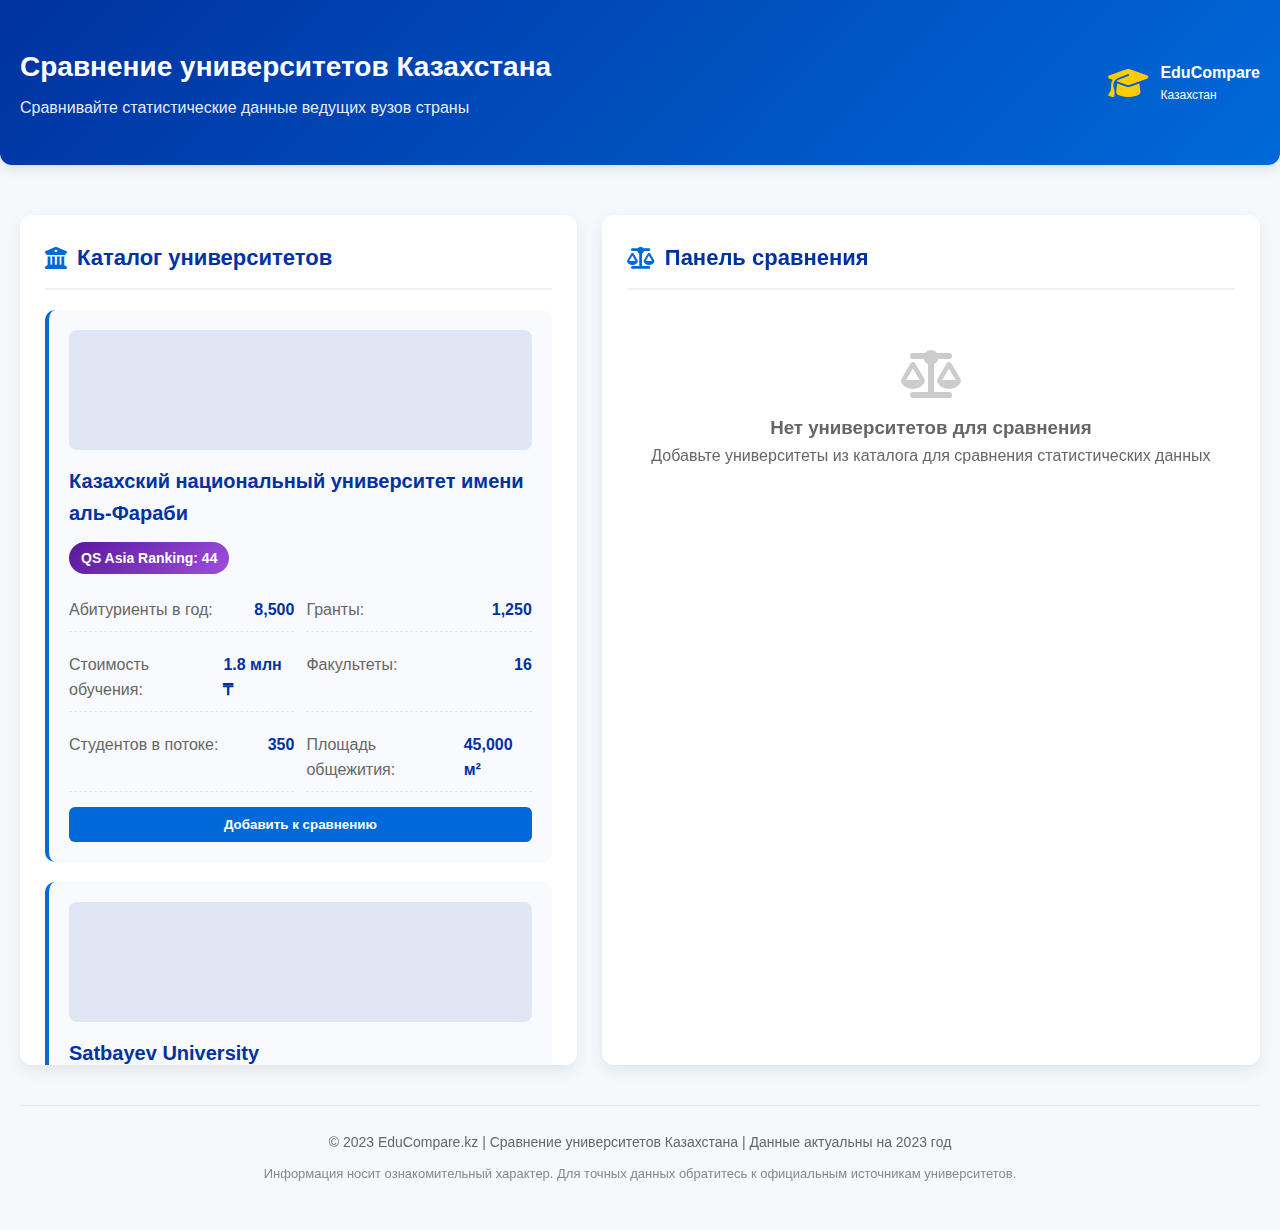
<file: site_hackathon.html>
<!DOCTYPE html>
<html lang="ru">
<head>
    <meta charset="UTF-8">
    <meta name="viewport" content="width=device-width, initial-scale=1.0">
    <title>Сравнение университетов Казахстана</title>
    <link rel="stylesheet" href="https://cdnjs.cloudflare.com/ajax/libs/font-awesome/6.4.0/css/all.min.css">
    <style>
        * {
            margin: 0;
            padding: 0;
            box-sizing: border-box;
            font-family: 'Segoe UI', Tahoma, Geneva, Verdana, sans-serif;
        }
        
        body {
            background-color: #f5f9fc;
            color: #333;
            line-height: 1.6;
        }
        
        .container {
            max-width: 1400px;
            margin: 0 auto;
            padding: 20px;
        }
        
        header {
            background: linear-gradient(135deg, #0032a0 0%, #0069d9 100%);
            color: white;
            padding: 25px 0;
            box-shadow: 0 4px 12px rgba(0, 0, 0, 0.1);
            border-radius: 0 0 12px 12px;
            margin-bottom: 30px;
        }
        
        .header-content {
            display: flex;
            justify-content: space-between;
            align-items: center;
        }
        
        h1 {
            font-size: 28px;
            font-weight: 700;
        }
        
        .logo {
            display: flex;
            align-items: center;
            gap: 12px;
        }
        
        .logo i {
            font-size: 32px;
            color: #ffcc00;
        }
        
        .tagline {
            font-size: 16px;
            opacity: 0.9;
            margin-top: 5px;
        }
        
        .content-wrapper {
            display: flex;
            gap: 25px;
            margin-bottom: 40px;
        }
        
        .catalog-section {
            flex: 1;
            background: white;
            border-radius: 12px;
            box-shadow: 0 6px 15px rgba(0, 0, 0, 0.08);
            padding: 25px;
            max-height: 850px;
            overflow-y: auto;
        }
        
        .comparison-section {
            flex: 1.2;
            background: white;
            border-radius: 12px;
            box-shadow: 0 6px 15px rgba(0, 0, 0, 0.08);
            padding: 25px;
        }
        
        .section-title {
            font-size: 22px;
            color: #0032a0;
            margin-bottom: 20px;
            padding-bottom: 12px;
            border-bottom: 2px solid #eef2f7;
            display: flex;
            align-items: center;
            gap: 10px;
        }
        
        .section-title i {
            color: #0069d9;
        }
        
        .university-card {
            background: #f8fafd;
            border-radius: 10px;
            padding: 20px;
            margin-bottom: 20px;
            border-left: 4px solid #0069d9;
            transition: all 0.3s ease;
            cursor: pointer;
        }
        
        .university-card:hover {
            transform: translateY(-5px);
            box-shadow: 0 8px 20px rgba(0, 0, 0, 0.1);
        }
        
        .university-card.selected {
            border-left-color: #ffcc00;
            background-color: #fff9e6;
        }
        
        .university-name {
            font-size: 20px;
            font-weight: 700;
            color: #0032a0;
            margin-bottom: 8px;
        }
        
        .university-stats {
            display: grid;
            grid-template-columns: repeat(2, 1fr);
            gap: 12px;
            margin-top: 15px;
        }
        
        .stat-item {
            display: flex;
            justify-content: space-between;
            padding: 8px 0;
            border-bottom: 1px dashed #e0e6ef;
        }
        
        .stat-label {
            color: #666;
            font-weight: 500;
        }
        
        .stat-value {
            font-weight: 600;
            color: #0032a0;
        }
        
        .add-to-compare {
            background: #0069d9;
            color: white;
            border: none;
            padding: 10px 18px;
            border-radius: 6px;
            cursor: pointer;
            font-weight: 600;
            margin-top: 15px;
            transition: background 0.3s;
            width: 100%;
        }
        
        .add-to-compare:hover {
            background: #0050b3;
        }
        
        .add-to-compare.added {
            background: #28a745;
        }
        
        .comparison-table {
            width: 100%;
            border-collapse: collapse;
            margin-top: 20px;
        }
        
        .comparison-table th {
            background-color: #f1f7fd;
            padding: 15px;
            text-align: left;
            color: #0032a0;
            font-weight: 700;
            border-bottom: 2px solid #e0e6ef;
        }
        
        .comparison-table td {
            padding: 15px;
            border-bottom: 1px solid #eef2f7;
        }
        
        .comparison-table tr:nth-child(even) {
            background-color: #f9fbfe;
        }
        
        .comparison-university {
            text-align: center;
            font-weight: 700;
            color: #0032a0;
            font-size: 18px;
        }
        
        .remove-btn {
            background: #dc3545;
            color: white;
            border: none;
            padding: 8px 15px;
            border-radius: 6px;
            cursor: pointer;
            font-weight: 600;
            transition: background 0.3s;
            width: 100%;
        }
        
        .remove-btn:hover {
            background: #c82333;
        }
        
        .empty-comparison {
            text-align: center;
            padding: 40px 20px;
            color: #666;
        }
        
        .empty-comparison i {
            font-size: 48px;
            margin-bottom: 15px;
            color: #ccc;
        }
        
        .stats-highlight {
            display: flex;
            justify-content: space-between;
            margin-top: 10px;
            flex-wrap: wrap;
        }
        
        .highlight-item {
            background: #eef7ff;
            padding: 8px 15px;
            border-radius: 20px;
            font-size: 14px;
            font-weight: 600;
            color: #0069d9;
            margin-bottom: 8px;
        }
        
        .qs-ranking {
            background: linear-gradient(135deg, #5a189a, #9d4edd);
            color: white;
            padding: 5px 12px;
            border-radius: 20px;
            font-weight: 700;
            font-size: 14px;
            display: inline-block;
            margin-top: 5px;
        }
        
        .university-image {
            height: 120px;
            background-size: cover;
            background-position: center;
            border-radius: 8px;
            margin-bottom: 15px;
        }
        
        .knu-image {
            background-image: linear-gradient(rgba(0, 50, 160, 0.1), rgba(0, 50, 160, 0.1)), url('https://images.unsplash.com/photo-1523050854058-8df90110c9f1?ixlib=rb-4.0.3&ixid=M3wxMjA3fDB8MHxwaG90by1wYWdlfHx8fGVufDB8fHx8fA%3D%3D&auto=format&fit=crop&w=600&q=80');
        }
        
        .satbayev-image {
            background-image: linear-gradient(rgba(0, 50, 160, 0.1), rgba(0, 50, 160, 0.1)), url('https://images.unsplash.com/photo-1541339907198-e08756dedf3f?ixlib=rb-4.0.3&ixid=M3wxMjA3fDB8MHxwaG90by1wYWdlfHx8fGVufDB8fHx8fA%3D%3D&auto=format&fit=crop&w=600&q=80');
        }
        
        footer {
            text-align: center;
            padding: 25px;
            color: #666;
            border-top: 1px solid #e0e6ef;
            margin-top: 40px;
            font-size: 14px;
        }
        
        @media (max-width: 1024px) {
            .content-wrapper {
                flex-direction: column;
            }
            
            .catalog-section, .comparison-section {
                width: 100%;
            }
        }
        
        @media (max-width: 768px) {
            .university-stats {
                grid-template-columns: 1fr;
            }
            
            .stats-highlight {
                flex-direction: column;
            }
        }
    </style>
</head>
<body>
    <header>
        <div class="container">
            <div class="header-content">
                <div>
                    <h1>Сравнение университетов Казахстана</h1>
                    <p class="tagline">Сравнивайте статистические данные ведущих вузов страны</p>
                </div>
                <div class="logo">
                    <i class="fas fa-graduation-cap"></i>
                    <div>
                        <strong>EduCompare</strong>
                        <div style="font-size: 12px;">Казахстан</div>
                    </div>
                </div>
            </div>
        </div>
    </header>
    
    <div class="container">
        <div class="content-wrapper">
            <section class="catalog-section">
                <h2 class="section-title"><i class="fas fa-university"></i> Каталог университетов</h2>
                
                <div class="university-card" id="knu-card">
                    <div class="university-image knu-image"></div>
                    <h3 class="university-name">Казахский национальный университет имени аль-Фараби</h3>
                    <div class="qs-ranking">QS Asia Ranking: 44</div>
                    
                    <div class="university-stats">
                        <div class="stat-item">
                            <span class="stat-label">Абитуриенты в год:</span>
                            <span class="stat-value">8,500</span>
                        </div>
                        <div class="stat-item">
                            <span class="stat-label">Гранты:</span>
                            <span class="stat-value">1,250</span>
                        </div>
                        <div class="stat-item">
                            <span class="stat-label">Стоимость обучения:</span>
                            <span class="stat-value">1.8 млн ₸</span>
                        </div>
                        <div class="stat-item">
                            <span class="stat-label">Факультеты:</span>
                            <span class="stat-value">16</span>
                        </div>
                        <div class="stat-item">
                            <span class="stat-label">Студентов в потоке:</span>
                            <span class="stat-value">350</span>
                        </div>
                        <div class="stat-item">
                            <span class="stat-label">Площадь общежития:</span>
                            <span class="stat-value">45,000 м²</span>
                        </div>
                    </div>
                    
                    <button class="add-to-compare" onclick="addToComparison('knu')">Добавить к сравнению</button>
                </div>
                
                <div class="university-card" id="satbayev-card">
                    <div class="university-image satbayev-image"></div>
                    <h3 class="university-name">Satbayev University</h3>
                    <div class="qs-ranking">QS Asia Ranking: 251-260</div>
                    
                    <div class="university-stats">
                        <div class="stat-item">
                            <span class="stat-label">Абитуриенты в год:</span>
                            <span class="stat-value">4,200</span>
                        </div>
                        <div class="stat-item">
                            <span class="stat-label">Гранты:</span>
                            <span class="stat-value">850</span>
                        </div>
                        <div class="stat-item">
                            <span class="stat-label">Стоимость обучения:</span>
                            <span class="stat-value">2.1 млн ₸</span>
                        </div>
                        <div class="stat-item">
                            <span class="stat-label">Факультеты:</span>
                            <span class="stat-value">9</span>
                        </div>
                        <div class="stat-item">
                            <span class="stat-label">Студентов в потоке:</span>
                            <span class="stat-value">220</span>
                        </div>
                        <div class="stat-item">
                            <span class="stat-label">Площадь общежития:</span>
                            <span class="stat-value">28,500 м²</span>
                        </div>
                    </div>
                    
                    <button class="add-to-compare" onclick="addToComparison('satbayev')">Добавить к сравнению</button>
                </div>
            </section>
            
            <section class="comparison-section">
                <h2 class="section-title"><i class="fas fa-balance-scale"></i> Панель сравнения</h2>
                
                <div id="comparison-content">
                    <table class="comparison-table" id="comparison-table">
                        <thead>
                            <tr>
                                <th>Параметры</th>
                                <th id="uni1-header">Университет 1</th>
                                <th id="uni2-header">Университет 2</th>
                            </tr>
                        </thead>
                        <tbody id="comparison-body">
                            <!-- Данные будут добавлены через JavaScript -->
                        </tbody>
                    </table>
                    
                    <div id="empty-comparison" class="empty-comparison">
                        <i class="fas fa-balance-scale"></i>
                        <h3>Нет университетов для сравнения</h3>
                        <p>Добавьте университеты из каталога для сравнения статистических данных</p>
                    </div>
                </div>
            </section>
        </div>
        
        <footer>
            <p>© 2023 EduCompare.kz | Сравнение университетов Казахстана | Данные актуальны на 2023 год</p>
            <p style="margin-top: 10px; font-size: 13px; color: #888;">Информация носит ознакомительный характер. Для точных данных обратитесь к официальным источникам университетов.</p>
        </footer>
    </div>
    
    <script>
        // Данные университетов
        const universities = {
            'knu': {
                name: 'КазНУ им. аль-Фараби',
                fullName: 'Казахский национальный университет имени аль-Фараби',
                applicants: '8,500',
                grants: '1,250',
                cost: '1.8 млн ₸',
                faculties: '16',
                studentsPerStream: '350',
                dormitoryArea: '45,000 м²',
                qsRanking: '44'
            },
            'satbayev': {
                name: 'Satbayev University',
                fullName: 'Satbayev University',
                applicants: '4,200',
                grants: '850',
                cost: '2.1 млн ₸',
                faculties: '9',
                studentsPerStream: '220',
                dormitoryArea: '28,500 м²',
                qsRanking: '251-260'
            }
        };
        
        // Массив для хранения выбранных университетов
        let selectedUniversities = [];
        
        // Функция добавления университета к сравнению
        function addToComparison(universityId) {
            const university = universities[universityId];
            const card = document.getElementById(`${universityId}-card`);
            const button = card.querySelector('.add-to-compare');
            
            // Проверяем, не добавлен ли уже университет
            if (selectedUniversities.includes(universityId)) {
                return; // Университет уже добавлен
            }
            
            // Проверяем, не превышен ли лимит (максимум 2 университета)
            if (selectedUniversities.length >= 2) {
                alert('Можно сравнить не более 2 университетов одновременно. Удалите один из добавленных, чтобы добавить новый.');
                return;
            }
            
            // Добавляем университет в список выбранных
            selectedUniversities.push(universityId);
            
            // Обновляем кнопку
            button.textContent = 'Добавлено';
            button.classList.add('added');
            card.classList.add('selected');
            
            // Обновляем панель сравнения
            updateComparisonTable();
        }
        
        // Функция удаления университета из сравнения
        function removeFromComparison(universityId) {
            // Удаляем университет из списка выбранных
            selectedUniversities = selectedUniversities.filter(id => id !== universityId);
            
            // Обновляем кнопку и карточку
            const card = document.getElementById(`${universityId}-card`);
            const button = card.querySelector('.add-to-compare');
            button.textContent = 'Добавить к сравнению';
            button.classList.remove('added');
            card.classList.remove('selected');
            
            // Обновляем панель сравнения
            updateComparisonTable();
        }
        
        // Функция обновления таблицы сравнения
        function updateComparisonTable() {
            const comparisonBody = document.getElementById('comparison-body');
            const emptyComparison = document.getElementById('empty-comparison');
            const comparisonTable = document.getElementById('comparison-table');
            const uni1Header = document.getElementById('uni1-header');
            const uni2Header = document.getElementById('uni2-header');
            
            // Очищаем таблицу
            comparisonBody.innerHTML = '';
            
            // Если нет выбранных университетов, показываем сообщение
            if (selectedUniversities.length === 0) {
                comparisonTable.style.display = 'none';
                emptyComparison.style.display = 'block';
                return;
            }
            
            // Скрываем сообщение и показываем таблицу
            emptyComparison.style.display = 'none';
            comparisonTable.style.display = 'table';
            
            // Обновляем заголовки таблицы
            if (selectedUniversities.length >= 1) {
                const uni1 = universities[selectedUniversities[0]];
                uni1Header.innerHTML = `${uni1.name} <button class="remove-btn" onclick="removeFromComparison('${selectedUniversities[0]}')">Удалить</button>`;
            } else {
                uni1Header.textContent = 'Университет 1';
            }
            
            if (selectedUniversities.length >= 2) {
                const uni2 = universities[selectedUniversities[1]];
                uni2Header.innerHTML = `${uni2.name} <button class="remove-btn" onclick="removeFromComparison('${selectedUniversities[1]}')">Удалить</button>`;
            } else {
                uni2Header.textContent = 'Университет 2';
            }
            
            // Массив строк для сравнения
            const comparisonRows = [
                { label: 'Среднее число поступающих абитуриентов', key: 'applicants' },
                { label: 'Число разыгрываемых грантов', key: 'grants' },
                { label: 'Полная стоимость обучения (в год)', key: 'cost' },
                { label: 'Количество факультетов', key: 'faculties' },
                { label: 'Количество студентов в потоке', key: 'studentsPerStream' },
                { label: 'Площадь общежития', key: 'dormitoryArea' },
                { label: 'Позиция в рейтинге QS Asia', key: 'qsRanking' }
            ];
            
            // Заполняем таблицу данными
            comparisonRows.forEach(row => {
                const tr = document.createElement('tr');
                
                // Столбец с названием параметра
                const tdLabel = document.createElement('td');
                tdLabel.textContent = row.label;
                tdLabel.style.fontWeight = '600';
                tr.appendChild(tdLabel);
                
                // Данные для первого университета
                const tdUni1 = document.createElement('td');
                if (selectedUniversities.length >= 1) {
                    tdUni1.textContent = universities[selectedUniversities[0]][row.key];
                } else {
                    tdUni1.textContent = '-';
                }
                tr.appendChild(tdUni1);
                
                // Данные для второго университета
                const tdUni2 = document.createElement('td');
                if (selectedUniversities.length >= 2) {
                    tdUni2.textContent = universities[selectedUniversities[1]][row.key];
                } else {
                    tdUni2.textContent = '-';
                }
                tr.appendChild(tdUni2);
                
                comparisonBody.appendChild(tr);
            });
        }
        
        // Инициализация при загрузке страницы
        document.addEventListener('DOMContentLoaded', function() {
            updateComparisonTable();
        });
    </script>
</body>
</html>
</file>
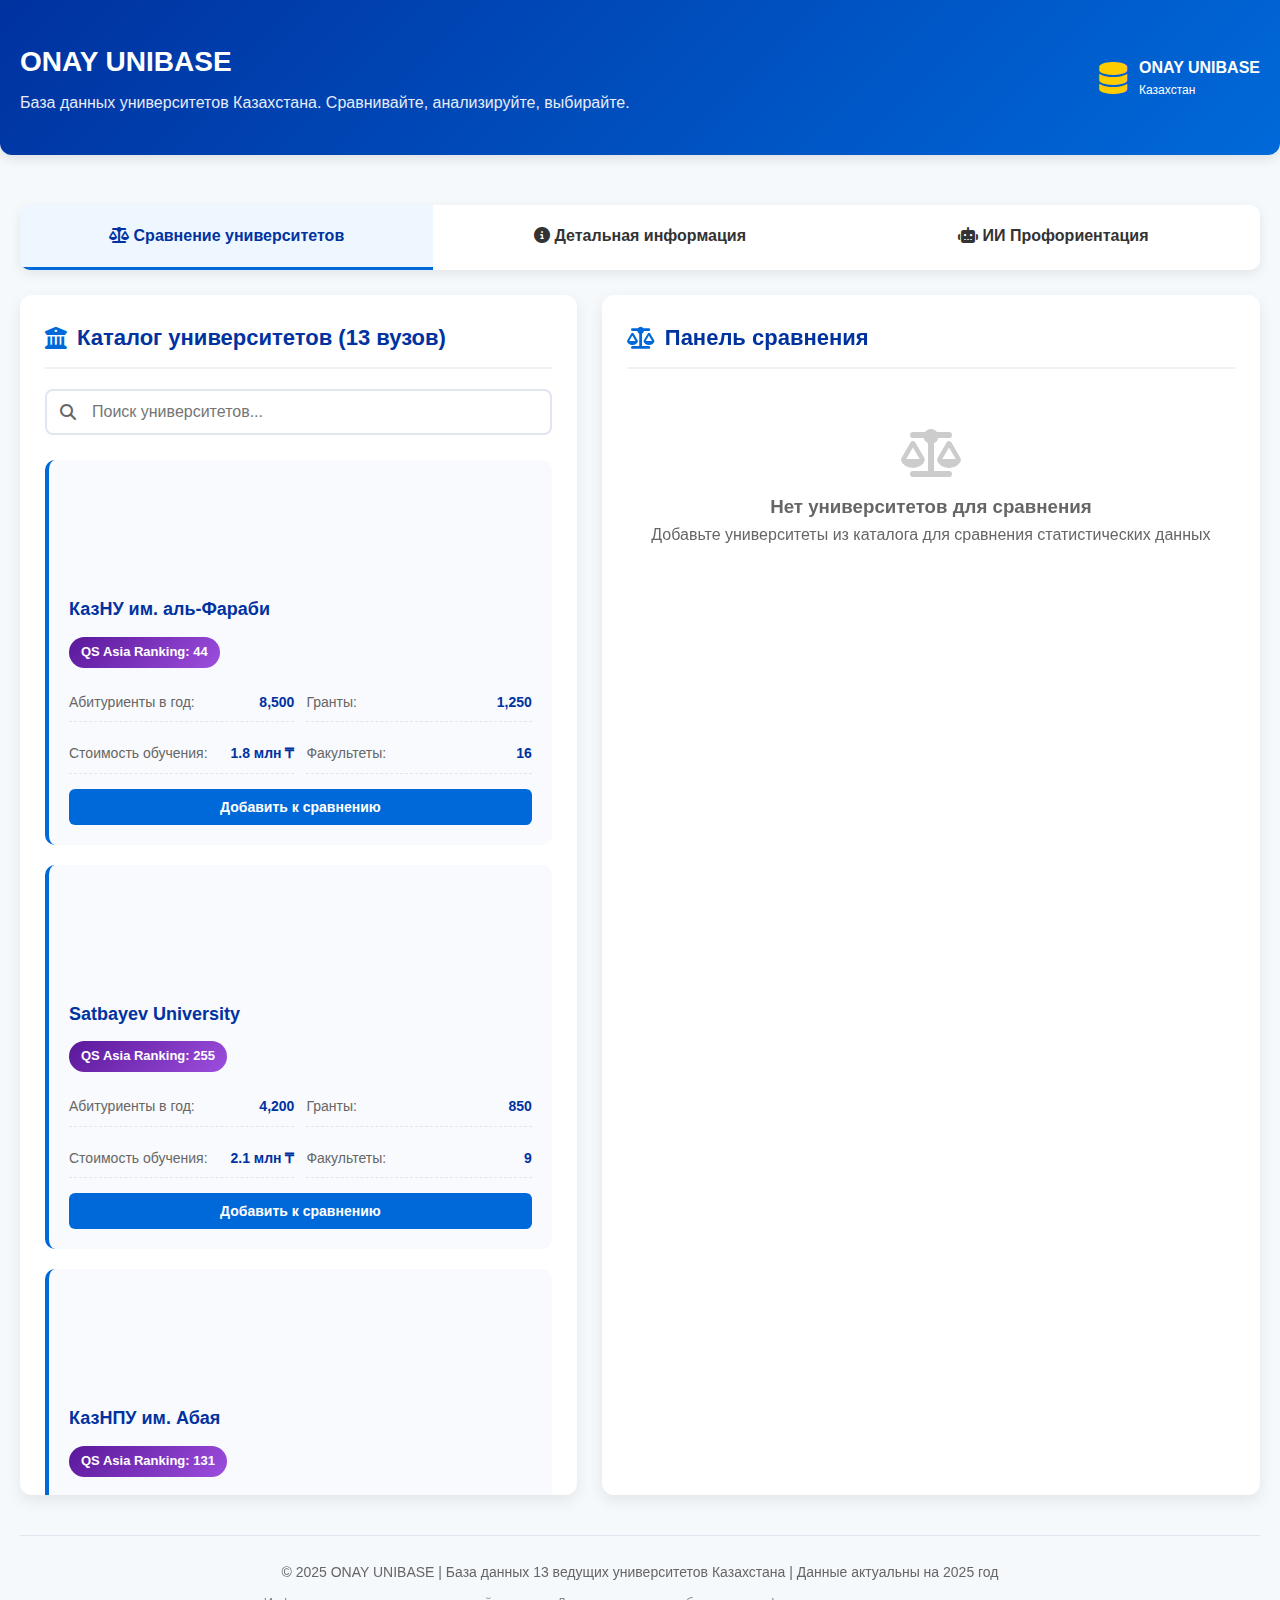
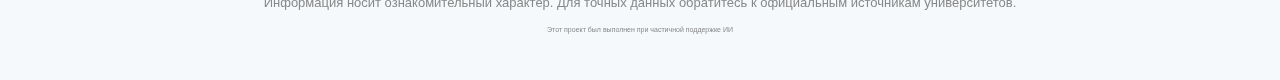
<file: site_html.html>
<!DOCTYPE html>
<html lang="ru">
<head>
    <meta charset="UTF-8">
    <meta name="viewport" content="width=device-width, initial-scale=1.0">
    <title>ONAY UNIBASE - Сравнение университетов Казахстана</title>
    <link rel="stylesheet" href="site_css.css">
    <link rel="stylesheet" href="https://cdnjs.cloudflare.com/ajax/libs/font-awesome/6.4.0/css/all.min.css">
</head>
<body>
    <header>
        <div class="container">
            <div class="header-content">
                <div>
                    <h1>ONAY UNIBASE</h1>
                    <p class="tagline">База данных университетов Казахстана. Сравнивайте, анализируйте, выбирайте.</p>
                </div>
                <div class="logo">
                    <i class="fas fa-database"></i>
                    <div>
                        <strong>ONAY UNIBASE</strong>
                        <div style="font-size: 12px;">Казахстан</div>
                    </div>
                </div>
            </div>
        </div>
    </header>
    
    <div class="container">
        <!-- Панель навигации -->
        <div class="nav-tabs">
            <div class="nav-tab active" data-page="page1">
                <i class="fas fa-balance-scale"></i> Сравнение университетов
            </div>
            <div class="nav-tab" data-page="page2">
                <i class="fas fa-info-circle"></i> Детальная информация
            </div>
            <div class="nav-tab" data-page="page3">
                <i class="fas fa-robot"></i> ИИ Профориентация
            </div>
        </div>
        
        <!-- Страница 1: Сравнение университетов -->
        <div id="page1" class="page active">
            <div class="content-wrapper">
                <section class="catalog-section">
                    <h2 class="section-title"><i class="fas fa-university"></i> Каталог университетов (13 вузов)</h2>
                    
                    <!-- Поиск в каталоге -->
                    <div class="search-box">
                        <i class="fas fa-search"></i>
                        <input type="text" id="search-input" placeholder="Поиск университетов...">
                    </div>
                    
                    <!-- Карточки университетов будут добавлены через JavaScript -->
                    <div id="universities-container"></div>
                </section>
                
                <section class="comparison-section">
                    <h2 class="section-title"><i class="fas fa-balance-scale"></i> Панель сравнения</h2>
                    
                    <div id="comparison-content">
                        <table class="comparison-table" id="comparison-table">
                            <thead>
                                <tr>
                                    <th>Параметры</th>
                                    <th id="uni1-header">Университет 1</th>
                                    <th id="uni2-header">Университет 2</th>
                                </tr>
                            </thead>
                            <tbody id="comparison-body">
                                <!-- Данные будут добавлены через JavaScript -->
                            </tbody>
                        </table>
                        
                        <div id="empty-comparison" class="empty-comparison">
                            <i class="fas fa-balance-scale"></i>
                            <h3>Нет университетов для сравнения</h3>
                            <p>Добавьте университеты из каталога для сравнения статистических данных</p>
                        </div>
                    </div>
                </section>
            </div>
        </div>
        
        <!-- Страница 2: Детальная информация -->
        <div id="page2" class="page">
            <div class="university-selector">
                <!-- Кнопки выбора университетов будут добавлены через JavaScript -->
            </div>
            
            <!-- Поиск на второй странице -->
            <div class="search-box detail-search">
                <i class="fas fa-search"></i>
                <input type="text" id="detail-search-input" placeholder="Поиск по детальной информации...">
            </div>
            
            <!-- Контейнер для детальной информации -->
            <div id="detail-container">
                <!-- Детальная информация будет добавлена через JavaScript -->
            </div>
        </div>
        
        <!-- Страница 3: ИИ Профориентация -->
        <div id="page3" class="page">
            <div class="chat-container">
                <div class="chat-header">
                    <h2><i class="fas fa-robot"></i> ИИ Помощник по профориентации</h2>
                    <p class="chat-subtitle">Пройдите тест и получите рекомендации по выбору университета и специальности</p>
                </div>
                
                <div class="chat-wrapper">
                    <div class="chat-messages" id="chat-messages">
                        <div class="message bot-message">
                            <div class="message-content">
                                <div class="message-sender">
                                    <i class="fas fa-robot"></i> ИИ Помощник
                                </div>
                                <div class="message-text">
                                    Привет! Я ИИ-помощник ONAY UNIBASE. Я помогу вам подобрать идеальный университет и специальность на основе ваших интересов, способностей и целей.
                                </div>
                                <div class="message-text">
                                    Пройдем небольшой тест из 10 вопросов? Это займет всего 5-7 минут.
                                </div>
                                <div class="message-actions">
                                    <button class="action-btn start-test-btn">
                                        <i class="fas fa-play-circle"></i> Начать тест
                                    </button>
                                    <button class="action-btn info-btn">
                                        <i class="fas fa-info-circle"></i> Как это работает?
                                    </button>
                                </div>
                            </div>
                        </div>
                    </div>
                    
                    <div class="chat-input-area">
                        <div class="test-progress" id="test-progress">
                            <div class="progress-bar">
                                <div class="progress-fill" id="progress-fill"></div>
                            </div>
                            <div class="progress-text">Вопрос <span id="current-question">0</span>/<span id="total-questions">10</span></div>
                        </div>
                        
                        <div class="test-questions" id="test-questions">
                            <!-- Вопросы будут добавляться динамически -->
                        </div>
                        
                        <div class="user-input">
                            <input type="text" id="user-message" placeholder="Введите ваш вопрос или ответ...">
                            <button id="send-message">
                                <i class="fas fa-paper-plane"></i>
                            </button>
                        </div>
                        
                        <div class="quick-actions">
                            <button class="quick-action" id="restart-test">
                                <i class="fas fa-redo"></i> Начать заново
                            </button>
                            <button class="quick-action" id="show-results">
                                <i class="fas fa-chart-bar"></i> Результаты теста
                            </button>
                            <button class="quick-action" id="recommend-universities">
                                <i class="fas fa-university"></i> Рекомендуемые вузы
                            </button>
                        </div>
                    </div>
                </div>
                
                <div class="test-results" id="test-results">
                    <!-- Результаты теста будут отображаться здесь -->
                </div>
            </div>
        </div>
        
        <footer>
            <p>© 2025 ONAY UNIBASE | База данных 13 ведущих университетов Казахстана | Данные актуальны на 2025 год</p>
            <p style="margin-top: 10px; font-size: 13px; color: #888;">Информация носит ознакомительный характер. Для точных данных обратитесь к официальным источникам университетов.</p>
            <p style="margin-top: 10px; font-size: 7px; color: #888;">Этот проект был выполнен при частичной поддержке ИИ</p>
        </footer>
    </div>
    
    <script src="site_js.js"></script>
</body>
</html>
</file>
<file: site_css.css>
* {
    margin: 0;
    padding: 0;
    box-sizing: border-box;
    font-family: 'Segoe UI', Tahoma, Geneva, Verdana, sans-serif;
}

body {
    background-color: #f5f9fc;
    color: #333;
    line-height: 1.6;
}

.container {
    max-width: 1400px;
    margin: 0 auto;
    padding: 20px;
}

header {
    background: linear-gradient(135deg, #0032a0 0%, #0069d9 100%);
    color: white;
    padding: 20px 0;
    box-shadow: 0 4px 12px rgba(0, 0, 0, 0.1);
    border-radius: 0 0 12px 12px;
    margin-bottom: 30px;
}

.header-content {
    display: flex;
    justify-content: space-between;
    align-items: center;
}

h1 {
    font-size: 28px;
    font-weight: 700;
}

.logo {
    display: flex;
    align-items: center;
    gap: 12px;
}

.logo i {
    font-size: 32px;
    color: #ffcc00;
}

.tagline {
    font-size: 16px;
    opacity: 0.9;
    margin-top: 5px;
}

/* Навигация */
.nav-tabs {
    display: flex;
    background: white;
    border-radius: 10px;
    overflow: hidden;
    box-shadow: 0 4px 12px rgba(0, 0, 0, 0.08);
    margin-bottom: 25px;
}

.nav-tab {
    flex: 1;
    text-align: center;
    padding: 18px;
    font-weight: 600;
    cursor: pointer;
    transition: all 0.3s;
    border-bottom: 3px solid transparent;
}

.nav-tab.active {
    background-color: #eef7ff;
    color: #0032a0;
    border-bottom: 3px solid #0069d9;
}

.nav-tab:hover:not(.active) {
    background-color: #f8fafd;
}

.page {
    display: none;
}

.page.active {
    display: block;
}

/* Контент страницы 1 */
.content-wrapper {
    display: flex;
    gap: 25px;
    margin-bottom: 40px;
}

.catalog-section {
    flex: 1;
    background: white;
    border-radius: 12px;
    box-shadow: 0 6px 15px rgba(0, 0, 0, 0.08);
    padding: 25px;
    max-height: 1200px;
    overflow-y: auto;
}

.comparison-section {
    flex: 1.2;
    background: white;
    border-radius: 12px;
    box-shadow: 0 6px 15px rgba(0, 0, 0, 0.08);
    padding: 25px;
}

.section-title {
    font-size: 22px;
    color: #0032a0;
    margin-bottom: 20px;
    padding-bottom: 12px;
    border-bottom: 2px solid #eef2f7;
    display: flex;
    align-items: center;
    gap: 10px;
}

.section-title i {
    color: #0069d9;
}

/* Поиск */
.search-box {
    position: relative;
    margin-bottom: 25px;
}

.search-box i {
    position: absolute;
    left: 15px;
    top: 50%;
    transform: translateY(-50%);
    color: #666;
}

.search-box input {
    width: 100%;
    padding: 12px 12px 12px 45px;
    border: 2px solid #e0e6ef;
    border-radius: 8px;
    font-size: 16px;
    transition: border-color 0.3s;
}

.search-box input:focus {
    outline: none;
    border-color: #0069d9;
}

.detail-search {
    margin-bottom: 20px;
}

.university-card {
    background: #f8fafd;
    border-radius: 10px;
    padding: 20px;
    margin-bottom: 20px;
    border-left: 4px solid #0069d9;
    transition: all 0.3s ease;
    cursor: pointer;
}

.university-card:hover {
    transform: translateY(-5px);
    box-shadow: 0 8px 20px rgba(0, 0, 0, 0.1);
}

.university-card.selected {
    border-left-color: #ffcc00;
    background-color: #fff9e6;
}

.university-name {
    font-size: 18px;
    font-weight: 700;
    color: #0032a0;
    margin-bottom: 8px;
}

.university-stats {
    display: grid;
    grid-template-columns: repeat(2, 1fr);
    gap: 12px;
    margin-top: 15px;
}

.stat-item {
    display: flex;
    justify-content: space-between;
    padding: 8px 0;
    border-bottom: 1px dashed #e0e6ef;
}

.stat-label {
    color: #666;
    font-weight: 500;
    font-size: 14px;
}

.stat-value {
    font-weight: 600;
    color: #0032a0;
    font-size: 14px;
}

.add-to-compare {
    background: #0069d9;
    color: white;
    border: none;
    padding: 10px 18px;
    border-radius: 6px;
    cursor: pointer;
    font-weight: 600;
    margin-top: 15px;
    transition: background 0.3s;
    width: 100%;
    font-size: 14px;
}

.add-to-compare:hover {
    background: #0050b3;
}

.add-to-compare.added {
    background: #28a745;
}

.comparison-table {
    width: 100%;
    border-collapse: collapse;
    margin-top: 20px;
}

.comparison-table th {
    background-color: #f1f7fd;
    padding: 15px;
    text-align: left;
    color: #0032a0;
    font-weight: 700;
    border-bottom: 2px solid #e0e6ef;
}

.comparison-table td {
    padding: 15px;
    border-bottom: 1px solid #eef2f7;
}

.comparison-table tr:nth-child(even) {
    background-color: #f9fbfe;
}

.comparison-university {
    text-align: center;
    font-weight: 700;
    color: #0032a0;
    font-size: 18px;
}

.remove-btn {
    background: #dc3545;
    color: white;
    border: none;
    padding: 8px 15px;
    border-radius: 6px;
    cursor: pointer;
    font-weight: 600;
    transition: background 0.3s;
    width: 100%;
}

.remove-btn:hover {
    background: #c82333;
}

.empty-comparison {
    text-align: center;
    padding: 40px 20px;
    color: #666;
}

.empty-comparison i {
    font-size: 48px;
    margin-bottom: 15px;
    color: #ccc;
}

.qs-ranking {
    background: linear-gradient(135deg, #5a189a, #9d4edd);
    color: white;
    padding: 5px 12px;
    border-radius: 20px;
    font-weight: 700;
    font-size: 13px;
    display: inline-block;
    margin-top: 5px;
}

.university-image {
    height: 100px;
    background-size: cover;
    background-position: center;
    border-radius: 8px;
    margin-bottom: 15px;
}

/* Стили для сравнения - подсветка */
.better {
    background-color: rgba(40, 167, 69, 0.15) !important;
    color: #155724;
    font-weight: 700;
    position: relative;
}

.better::after {
    content: "✓";
    color: #28a745;
    font-weight: bold;
    margin-left: 8px;
}

.worse {
    background-color: rgba(220, 53, 69, 0.1) !important;
    color: #721c24;
    position: relative;
}

.worse::after {
    content: "✗";
    color: #dc3545;
    font-weight: bold;
    margin-left: 8px;
}

/* Стили для страницы 2 */
.university-detail-card {
    background: white;
    border-radius: 12px;
    box-shadow: 0 6px 15px rgba(0, 0, 0, 0.08);
    padding: 25px;
    margin-bottom: 25px;
}

.detail-section {
    margin-bottom: 30px;
}

.detail-section h3 {
    font-size: 20px;
    color: #0032a0;
    margin-bottom: 15px;
    padding-bottom: 8px;
    border-bottom: 1px solid #eef2f7;
}

.review {
    background: #f8f9fa;
    padding: 15px;
    border-radius: 8px;
    margin-bottom: 15px;
    border-left: 3px solid #0069d9;
}

.review-author {
    font-weight: 600;
    color: #333;
    margin-bottom: 5px;
}

.review-rating {
    color: #ffcc00;
    margin-bottom: 8px;
}

.specialties-list {
    display: grid;
    grid-template-columns: repeat(auto-fill, minmax(250px, 1fr));
    gap: 15px;
}

.specialty-item {
    background: #f1f7fd;
    padding: 15px;
    border-radius: 8px;
    border-left: 3px solid #0032a0;
}

.author-rating {
    display: flex;
    align-items: center;
    gap: 20px;
    margin-bottom: 15px;
}

.rating-score {
    font-size: 36px;
    font-weight: 700;
    color: #0032a0;
}

.rating-stars {
    color: #ffcc00;
    font-size: 24px;
}

.price-quality {
    display: flex;
    align-items: center;
    gap: 15px;
}

.price-quality-bar {
    flex: 1;
    height: 20px;
    background: #e9ecef;
    border-radius: 10px;
    overflow: hidden;
}

.price-quality-fill {
    height: 100%;
    background: linear-gradient(90deg, #28a745, #ffcc00);
    border-radius: 10px;
}

.teachers-list {
    display: grid;
    grid-template-columns: repeat(auto-fill, minmax(300px, 1fr));
    gap: 20px;
}

.teacher-card {
    background: #f8fafd;
    padding: 20px;
    border-radius: 10px;
    border-top: 4px solid #0069d9;
}

.teacher-name {
    font-weight: 700;
    color: #0032a0;
    margin-bottom: 5px;
}

.teacher-position {
    color: #666;
    font-size: 14px;
    margin-bottom: 10px;
}

.companies-list {
    display: flex;
    flex-wrap: wrap;
    gap: 15px;
}

.company-badge {
    background: #eef7ff;
    padding: 10px 20px;
    border-radius: 20px;
    font-weight: 600;
    color: #0069d9;
    border: 1px solid #cce5ff;
}

.career-prospects {
    display: grid;
    grid-template-columns: repeat(auto-fill, minmax(300px, 1fr));
    gap: 20px;
}

.career-card {
    background: #f8fafd;
    padding: 20px;
    border-radius: 10px;
}

.career-salary {
    font-size: 24px;
    font-weight: 700;
    color: #28a745;
    margin-bottom: 10px;
}

.university-selector {
    display: flex;
    gap: 10px;
    margin-bottom: 25px;
    flex-wrap: wrap;
    overflow-x: auto;
    padding-bottom: 10px;
}

.university-select-btn {
    padding: 10px 20px;
    background: #eef7ff;
    border: none;
    border-radius: 8px;
    font-weight: 600;
    color: #0032a0;
    cursor: pointer;
    transition: all 0.3s;
    white-space: nowrap;
    font-size: 14px;
}

.university-select-btn.active {
    background: #0069d9;
    color: white;
}

.university-select-btn:hover:not(.active) {
    background: #dbeafe;
}

.search-highlight {
    background-color: #fff9c4;
    padding: 2px 4px;
    border-radius: 3px;
}

footer {
    text-align: center;
    padding: 25px;
    color: #666;
    border-top: 1px solid #e0e6ef;
    margin-top: 40px;
    font-size: 14px;
}

@media (max-width: 1024px) {
    .content-wrapper {
        flex-direction: column;
    }
    
    .catalog-section, .comparison-section {
        width: 100%;
    }
}

@media (max-width: 768px) {
    .university-stats {
        grid-template-columns: 1fr;
    }
    
    .header-content {
        flex-direction: column;
        text-align: center;
        gap: 15px;
    }
    
    .nav-tabs {
        flex-direction: column;
    }
    
    .specialties-list, .teachers-list, .career-prospects {
        grid-template-columns: 1fr;
    }
    
    .university-selector {
        justify-content: flex-start;
    }
}
</file>
